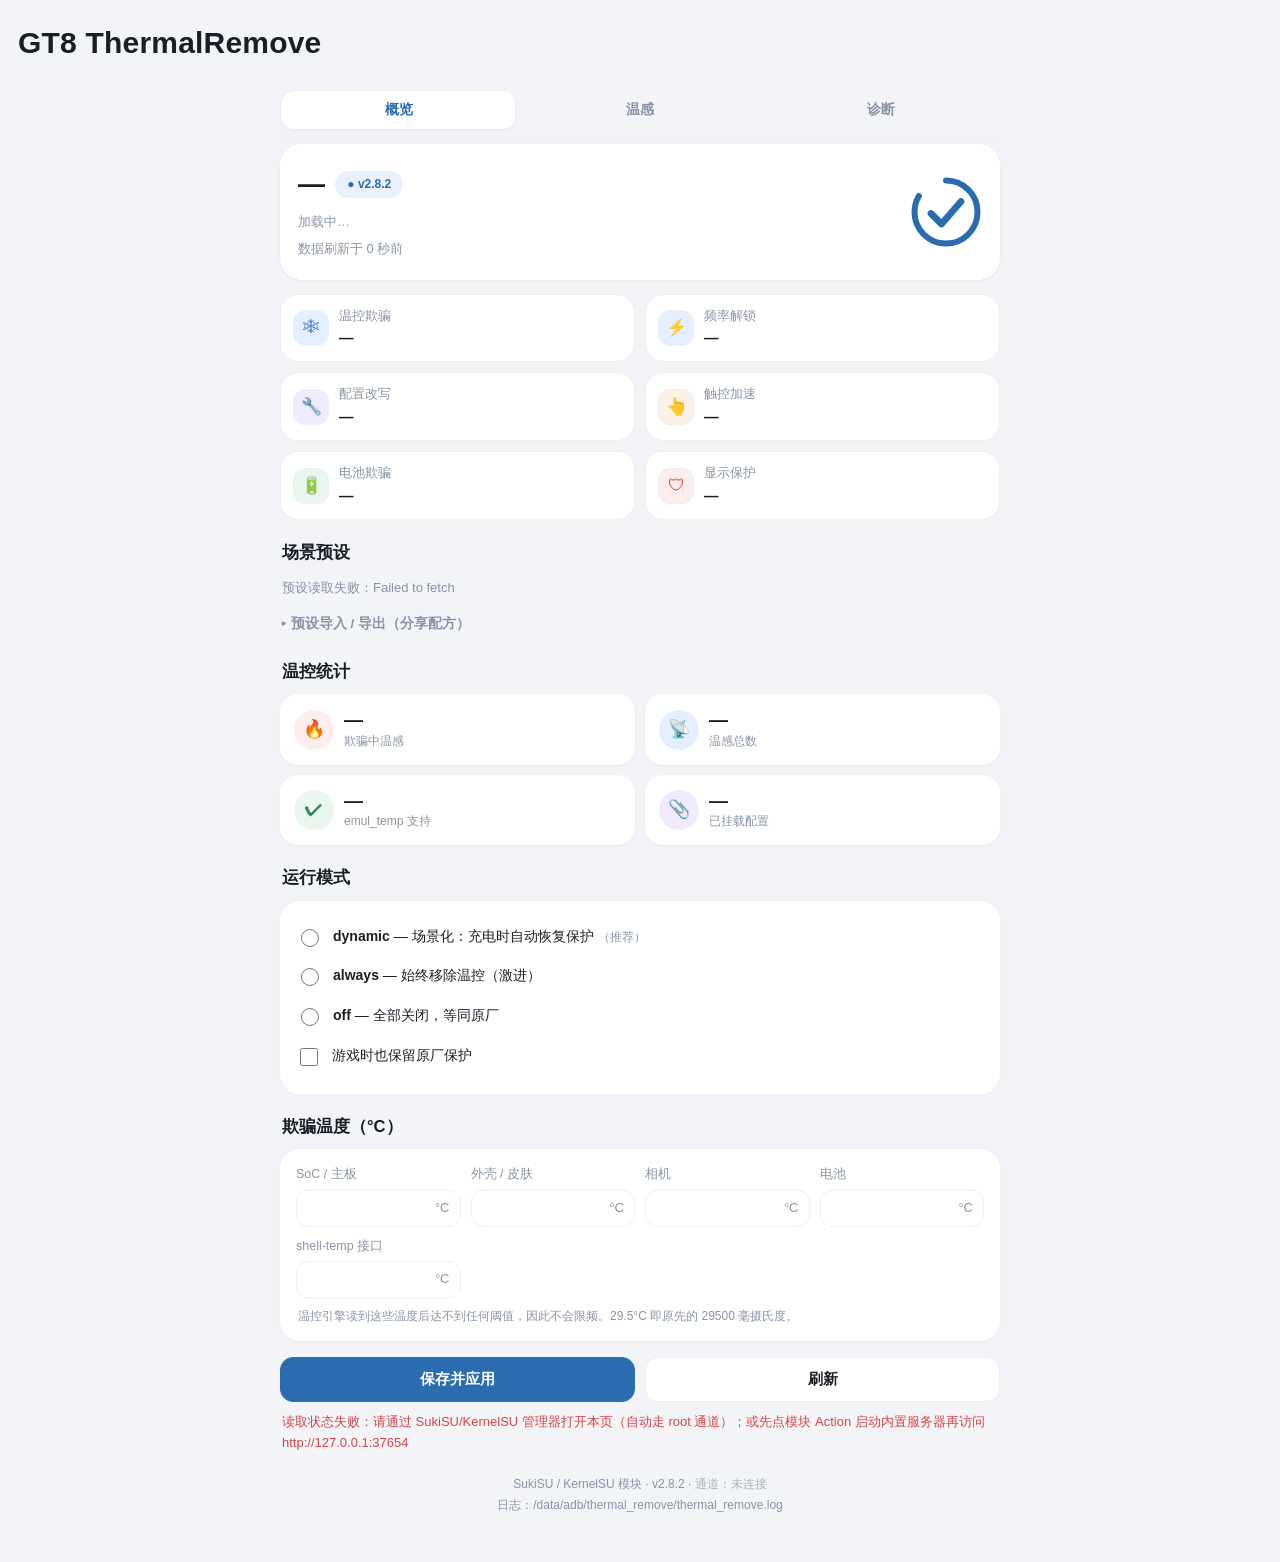
<file: GT8-ThermalRemove/webroot/index.html>
<!DOCTYPE html>
<html lang="zh-CN">
<head>
<meta charset="utf-8">
<meta name="viewport" content="width=device-width, initial-scale=1, viewport-fit=cover">
<title>GT8 ThermalRemove</title>
<link rel="icon" href="data:,">
<link rel="stylesheet" href="style.css">
</head>
<body>

<!-- 下拉刷新提示条（仅用于手动读取真实温度） -->
<div class="ptr" id="ptr"><span id="ptr-t">↓ 下拉读取真实温度</span></div>

<header class="hero">
  <h1>GT8 ThermalRemove</h1>
</header>

<main>

  <!-- ══ 三段式导航（v2.16.0 U1）════════════════════════════════
       概览=状态+核心开关+可视化（默认，只读状态，快）；
       温感=实时温度+温感树+温频曲线（懒加载）；
       诊断=高危开关+诊断工具（把"一点就炸"的开关收进这里）。 -->
  <nav class="tabs" id="tabs">
    <button class="tab active" data-tab="overview">概览</button>
    <button class="tab" data-tab="thermal">温感</button>
    <button class="tab" data-tab="diag">诊断</button>
  </nav>

  <div class="tabpane active" id="pane-overview">

  <!-- ══ 状态卡 ══ -->
  <section class="hero-card">
    <div class="hero-left">
      <div class="hero-row">
        <span class="state-title" id="s-state-big">—</span>
        <span class="pill" id="ver-pill">●</span>
      </div>
      <div class="hero-sub" id="devinfo">加载中…</div>
      <div class="hero-sub" id="refresh-info">数据刷新于 0 秒前</div>
    </div>
    <div class="hero-icon" id="hero-icon">
      <svg viewBox="0 0 48 48" width="72" height="72">
        <circle cx="24" cy="24" r="21" fill="none" stroke="#2b6cb0" stroke-width="4"
                stroke-linecap="round" stroke-dasharray="110 22" transform="rotate(-90 24 24)"/>
        <path d="M14 25 l7 7 l13 -15" fill="none" stroke="#2b6cb0" stroke-width="4.5"
              stroke-linecap="round" stroke-linejoin="round"/>
      </svg>
    </div>
  </section>

  <!-- ══ 模块冲突检测（v2.8；无冲突时整块隐藏）══ -->
  <section class="card cbox" id="conflict-box" style="display:none">
    <p class="cbox-title">检测到其他温控模块 <span class="ccount" id="conflict-count"></span></p>
    <ul class="clist" id="conflict-list"></ul>
    <p class="cbox-tip">温控类模块会争抢同一批资源（emul_temp / horae 服务 / shell-temp /
      sys_thermal* XML / cooling_device）。装多个不会叠加效果，只会互相覆盖 ——
      表现为温控行为随机、亮度异常等难以复现的问题。建议只保留一个。</p>
  </section>

  <!-- ══ 功能磁贴 ══ -->
  <section class="chips">
    <div class="chip" id="chip-spoof">
      <span class="cicon ci-blue">❄</span>
      <span class="ctext"><span class="clabel">温控欺骗</span><span class="cstate">—</span></span>
    </div>
    <button class="chip" data-key="UNLOCK_FREQ">
      <span class="cicon ci-blue">⚡</span>
      <span class="ctext"><span class="clabel">频率解锁</span><span class="cstate">—</span></span>
    </button>
    <button class="chip" data-key="PATCH_THERMAL">
      <span class="cicon ci-purple">🔧</span>
      <span class="ctext"><span class="clabel">配置改写</span><span class="cstate">—</span></span>
    </button>
    <button class="chip" data-key="TOUCH_BOOST">
      <span class="cicon ci-orange">👆</span>
      <span class="ctext"><span class="clabel">触控加速</span><span class="cstate">—</span></span>
    </button>
    <button class="chip" data-key="SPOOF_BATT">
      <span class="cicon ci-green">🔋</span>
      <span class="ctext"><span class="clabel">电池欺骗</span><span class="cstate">—</span></span>
    </button>
    <div class="chip" id="chip-protect">
      <span class="cicon ci-red">🛡</span>
      <span class="ctext"><span class="clabel">显示保护</span><span class="cstate">—</span></span>
    </div>
  </section>

  <!-- ══ 场景预设档（v2.11.0）════════════════════════════════════
       一个预设 = 一组"场景化的配置档案"。点一下就切到该场景；
       预设只接管自己声明过的键，BLACKLIST / 真实温度开关等个性化设置
       不会被改动（详见 common/presets.sh 顶部说明）。
       卡片上的「N/M 项匹配」由后端无状态比对得出：手改任一开关后，
       匹配数立刻下降，界面自然显示为「自定义」，不会撒谎。 -->
  <p class="sec-title">场景预设 <small id="preset-hint"></small></p>
  <section class="presets" id="presets">
    <p class="pempty">加载中…</p>
  </section>

  <!-- ══ v2.17.5 U5：预设导入导出 ══ -->
  <details class="pexp">
    <summary>预设导入 / 导出（分享配方）</summary>
    <div class="pexp-body">
      <div class="pexp-row">
        <label>导出档</label>
        <select id="px-export-id" class="sel"></select>
        <button id="btn-px-export" class="ghost">导出</button>
      </div>
      <textarea id="px-export" class="pexp-ta" readonly
        placeholder="点「导出」后配方文本出现在这里，手动复制即可分享"></textarea>
      <div class="pexp-row">
        <label>导入新档 id</label>
        <input id="px-import-id" class="inp" placeholder="如 mygame（小写字母/数字/_-，非内置档名）">
      </div>
      <textarea id="px-import" class="pexp-ta"
        placeholder="粘贴 K=V 配方（含 PRESET_NAME=… 等元数据）"></textarea>
      <div class="pexp-row">
        <button id="btn-px-import">导入</button>
        <span class="pexp-note">键需在白名单内、值需过值域校验；任一行非法整体拒绝。</span>
      </div>
    </div>
  </details>

  <!-- ══ 温控统计 ══ -->
  <p class="sec-title">温控统计</p>
  <section class="stats">
    <div class="stat"><span class="sicon si-red">🔥</span>
      <span class="stext"><b id="st-spoof">—</b><i>欺骗中温感</i></span></div>
    <div class="stat"><span class="sicon si-blue">📡</span>
      <span class="stext"><b id="st-total">—</b><i>温感总数</i></span></div>
    <div class="stat"><span class="sicon si-green">✔</span>
      <span class="stext"><b id="st-emu">—</b><i>emul_temp 支持</i></span></div>
    <div class="stat"><span class="sicon si-purple">📎</span>
      <span class="stext"><b id="st-mount">—</b><i>已挂载配置</i></span></div>
  </section>

  <!-- ══ 运行模式 ══ -->
  <p class="sec-title">运行模式</p>
  <section class="card">
    <label class="opt">
      <input type="radio" name="MODE" value="dynamic">
      <span><b>dynamic</b> — 场景化：充电时自动恢复保护<i>（推荐）</i></span>
    </label>
    <label class="opt">
      <input type="radio" name="MODE" value="always">
      <span><b>always</b> — 始终移除温控（激进）</span>
    </label>
    <label class="opt">
      <input type="radio" name="MODE" value="off">
      <span><b>off</b> — 全部关闭，等同原厂</span>
    </label>
    <label class="sw">
      <input type="checkbox" id="GAME_PROTECT">
      <span>游戏时也保留原厂保护</span>
    </label>
  </section>

  <!-- ══ 欺骗温度（摄氏度）══ -->
  <p class="sec-title">欺骗温度（°C）</p>
  <section class="card">
    <div class="fields">
      <label class="num"><span class="nl">SoC / 主板</span>
        <span class="ni"><input type="number" id="SOC_T" step="0.5" min="0" max="100"><em>°C</em></span></label>
      <label class="num"><span class="nl">外壳 / 皮肤</span>
        <span class="ni"><input type="number" id="SKIN_T" step="0.5" min="0" max="100"><em>°C</em></span></label>
      <label class="num"><span class="nl">相机</span>
        <span class="ni"><input type="number" id="CAM_T" step="0.5" min="0" max="100"><em>°C</em></span></label>
      <label class="num"><span class="nl">电池</span>
        <span class="ni"><input type="number" id="BATT_T" step="0.5" min="0" max="100"><em>°C</em></span></label>
      <label class="num"><span class="nl">shell-temp 接口</span>
        <span class="ni"><input type="number" id="SHELL_PROC_T" step="0.5" min="0" max="100"><em>°C</em></span></label>
    </div>
    <p class="hint">温控引擎读到这些温度后达不到任何阈值，因此不会限频。29.5°C 即原先的 29500 毫摄氏度。</p>
  </section>

  <div class="actions">
    <button id="btn-save" class="primary">保存并应用</button>
    <button id="btn-refresh">刷新</button>
  </div>
  <p class="msg" id="msg"></p>

  </div>

  <div class="tabpane" id="pane-thermal">

  <!-- ══ 实时温度 ══ -->
  <p class="sec-title">实时温度 <small id="temps-hint"></small></p>
  <section class="card" id="temps-card">
    <div class="tbar" id="tbar"></div>
    <p class="zlegend">温度显示为 <b>伪装值</b> / <span>真实值</span>（°C）——真实温度<b>只在手动刷新时</b>读取</p>
    <ul class="zones" id="zones"><li class="empty">读取中…</li></ul>
    <p class="tstate" id="tstate"></p>
    <div class="btnrow">
      <button id="btn-all">显示全部温感</button>
      <button id="btn-real" class="primary">读取真实温度</button>
    </div>
    <div class="btnrow">
      <label class="mini"><input type="checkbox" id="SHOW_REAL_TEMP" checked><span>允许读取真实温度</span></label>
    </div>
  </section>

  <!-- ══ 温感树（v2.11.0）════════════════════════════════════════
       按功能域把全部温感（含未参与欺骗的）组织成两级树：
         分类节点（CPU / GPU / 电池…）→ 叶子（单个温感）
       分类节点的聚合值是"一眼看全貌"，叶子节点回答"为什么这个温感
       没被欺骗"（ex 列）。树的**分类映射在后端**算（get_temps 的 grp/cls），
       前端只负责展示与交互 —— 名称→类别这类匹配规则只能有一份实现。
       懒加载：默认不请求，点按钮或展开时才拉 --all（83 个温感）。 -->
  <p class="sec-title">温感树 <small id="tree-hint"></small></p>
  <section class="card" id="tree-card">
    <p class="zlegend">按功能域分组；<b>欺骗中</b>的显示为 <b>伪装值</b> / <span>真实值</span>。
      行尾的屏蔽开关直接改 <code>BLACKLIST</code>（该温感不再参与欺骗）。</p>
    <div class="btnrow">
      <button id="btn-tree-load">加载温感树</button>
      <button id="btn-tree-fold" class="ghost">全部折叠</button>
    </div>
    <ul class="tree" id="tree">
      <li class="empty">点「加载温感树」按分类展开全部温感（含未参与欺骗的）</li>
    </ul>
  </section>

  <!-- ══ 温频曲线（v2.16.0 F5）════════════════════════════════════
       每维护周期（120s）service 采一轮 SoC 真实温度 + cpu0/cpu6/GPU 频率，
       画成曲线量化「去温控有没有效果」：温度是否被压住、频率是否掉。 -->
  <p class="sec-title">温频曲线 <small id="hist-hint"></small></p>
  <section class="card" id="hist-card">
    <div class="btnrow">
      <button id="btn-hist-load">加载温频曲线</button>
      <button id="btn-hist-auto" class="ghost">自动刷新</button>
    </div>
    <svg id="hist-svg" viewBox="0 0 680 260" preserveAspectRatio="none"></svg>
    <p class="zlegend" id="hist-legend" style="display:none"></p>
    <p class="tstate" id="hist-state">数据积累中：service 每 120 秒采一个点，约 2 分钟后可看趋势</p>
  </section>

  </div>

  <div class="tabpane" id="pane-diag">

  <!-- ══ 进阶选项 ══ -->
  <p class="sec-title">进阶选项</p>
  <section class="card">
    <details>
      <summary>展开全部进阶开关（默认关闭，逐项开启）</summary>
      <div class="adv">
        <label class="sw"><input type="checkbox" id="DISPLAY_PROTECT"><span>显示类冷却节点保护<i>（永不改写亮度/背光节点，务必保持开启）</i></span></label>
        <label class="sw"><input type="checkbox" id="OPPO_SHELL_TEMP"><span>/proc/shell-temp 写入<i>（⚠ 与屏幕亮度直接相关）</i></span></label>
        <label class="sw"><input type="checkbox" id="PATCH_EXTRA"><span>扩展配置改写<i>（⚠ 含 oppo_display_perf_list.xml）</i></span></label>
        <label class="sw"><input type="checkbox" id="HORAE_TESTMODE"><span>调用 OPPO HORAE testmode</span></label>
        <label class="sw"><input type="checkbox" id="DISABLE_ORMS"><span>停用 OPPO ORMS 服务</span></label>
        <label class="sw"><input type="checkbox" id="OPPO_GAUGE"><span>强制写入 GAUGE_UPDATE<i>（作用不明确）</i></span></label>
        <label class="sw"><input type="checkbox" id="TOUCH_THREAD_BOOST"><span>inputflinger 线程提权<i>（InputReader/Dispatcher 的 nice，非实时优先级）</i></span></label>
        <label class="sw"><input type="checkbox" id="UNLOCK_CDEV"><span>强制归零 cooling_device<i>（⚠ 会压低亮度，默认关）</i></span></label>
        <label class="sw"><input type="checkbox" id="STOP_SERVICES"><span>停用 thermal 服务<i>（极端兜底）</i></span></label>
        <label class="sw"><input type="checkbox" id="REPLACE_ENCRYPTED"><span>替换加密 sys_thermal_config<i>（仅重装时生效）</i></span></label>
        <label class="sw">
          <span>日志级别
            <i>（debug=详细 / info=默认 / warn=仅异常 / error=仅核心失效）</i>
          </span>
          <select id="LOG_LEVEL" class="sel">
            <option value="debug">debug</option>
            <option value="info">info</option>
            <option value="warn">warn</option>
            <option value="error">error</option>
          </select>
        </label>
        <div class="btnrow">
          <button id="btn-safe" class="ghost">亮度异常一键恢复安全项</button>
        </div>
      </div>
    </details>
  </section>

  <!-- ══ 诊断 ══ -->
  <p class="sec-title">诊断</p>
  <section class="card">
    <div class="btnrow">
      <button id="btn-log">日志末尾</button>
      <button id="btn-export">导出日志</button>
      <button id="btn-verify">校验欺骗</button>
      <button id="btn-diag" class="ghost">亮度诊断</button>
      <button id="btn-doctor" class="ghost">一键体检</button>
    </div>
    <div class="btnrow">
      <button id="btn-diagpack" class="primary">导出诊断包</button>
      <span class="hint" id="diagpack-hint">一键收集设备信息、配置、运行状态、温感读数与日志，打包到 /sdcard/Download</span>
    </div>
    <pre class="logbox" id="logbox"></pre>
  </section>

  </div>

</main>

<footer>
  <p>SukiSU / KernelSU 模块 · <span id="foot-ver"></span> · <span class="chan" id="chan"></span></p>
  <p>日志：/data/adb/thermal_remove/thermal_remove.log</p>
</footer>

<script>
'use strict';

/* ════════════════ 后端通道 ════════════════
 * 管理器内打开 → ksu.exec root 直连（首选）
 * 浏览器打开（先点 Action 启动 httpd）→ CGI
 */
var MOD_ID = 'realme-gt8-sukisu-thermal-remove';
var MODDIR = '/data/adb/modules/' + MOD_ID;
var API_SCRIPT = MODDIR + '/webroot/cgi-bin/api.sh';
var HTTPD_BASE = 'http://127.0.0.1:37654';

(function detectModdir() {
  try {
    var m = decodeURIComponent(location.pathname).match(/\/data\/adb\/modules\/([^\/]+)\//);
    if (m && m[1]) {
      MOD_ID = m[1];
      MODDIR = '/data/adb/modules/' + MOD_ID;
      API_SCRIPT = MODDIR + '/webroot/cgi-bin/api.sh';
    }
  } catch (e) {}
})();

var HAS_KSU  = typeof ksu !== 'undefined' && ksu && typeof ksu.exec === 'function';
var IS_HTTPD = location.protocol === 'http:' &&
               /^(127\.0\.0\.1|localhost|\[::1\])$/.test(location.hostname);

/* v2.11.0 修复（真实缺陷）：原 cgiUrl() 只返回脚本路径，**丢掉了 query** ——
 * 而 busybox httpd 是把 URL 的查询串放进 QUERY_STRING 交给 CGI 的，api.sh 也
 * 靠 $QUERY_STRING 分派。结果：走 httpd 通道时每个请求都落到 api.sh 的
 * `*) 未知操作` 分支，界面始终读不到任何数据（只有 ksu.exec 通道正常，所以
 * 一直没被发现）。现在把 query 一并带上。 */
function cgiUrl(query) {
  var u = IS_HTTPD ? 'cgi-bin/api.sh' : HTTPD_BASE + '/cgi-bin/api.sh';
  if (query) u += '?' + query;
  return u;
}

function $(id){ return document.getElementById(id); }
function msg(t, ok){ var m=$('msg'); m.textContent=t; m.className='msg '+(ok?'ok':'err'); }
function c2v(v){ return (parseInt(v,10)/1000).toFixed(1); }
function sanitize(v){ return String(v).replace(/[^A-Za-z0-9_.=:+-]/g, ''); }

/* ── ksu.exec（root 直连） ─────────────────────────────────── */
function ksuExec(cmd) {
  return new Promise(function(resolve, reject){
    var cb = 'kx_' + Date.now() + '_' + Math.floor(Math.random() * 1000000);
    var done = false;
    var timer = setTimeout(function(){
      if (done) return; done = true;
      try { delete window[cb]; } catch(e){ window[cb] = undefined; }
      reject(new Error('执行超时'));
    }, 15000);
    window[cb] = function(errno, stdout, stderr){
      if (done) return; done = true;
      clearTimeout(timer);
      try { delete window[cb]; } catch(e){ window[cb] = undefined; }
      var ec = parseInt(errno, 10);
      if (ec === 0) resolve({ stdout: stdout || '', stderr: stderr || '' });
      else reject(new Error('exit ' + errno + (stderr ? ' ' + stderr : '')));
    };
    try { ksu.exec(cmd, '{}', cb); } catch (e) {
      done = true; clearTimeout(timer); reject(e);
    }
  });
}

function execJson(cliArgs) {
  return ksuExec('sh ' + API_SCRIPT + ' ' + cliArgs).then(function(r){
    var out = (r.stdout || '').trim();
    var i = out.indexOf('{');
    if (i < 0) throw new Error('后端无输出');
    return JSON.parse(out.slice(i));
  });
}

function cgiJson(query, opt) {
  return fetch(cgiUrl(query), opt || { method: 'GET' }).then(function(r){ return r.json(); });
}

/* ══ 版本号实时读取 ════════════════════════════════════════
 * 之前版本徽标是硬编码在 HTML 里的，改版忘了改就会出现
 * 「刷了新包界面还显示旧版本」—— 排版期无法判断改动是否落地。
 * 现在：root 通道直接读 module.prop；读不到再退回内置兜底值。
 */
var FALLBACK_VER = 'v2.8.2';
function setVer(v){
  var p = $('ver-pill'); if (p) p.textContent = '● ' + v;
  var f = $('foot-ver'); if (f) f.textContent = v;
}
/* v2.9.3：状态接口已带出版本号，优先用它 —— 不再依赖写死的 FALLBACK_VER
 *（原来只在 HTTP/CGI 通道下回退到常量，而常量停在 v2.8.2，徽标会显示错版本）。 */
function loadVersion(){
  if (LAST && LAST.version) { setVer(LAST.version); return; }
  if (!HAS_KSU) { setVer(FALLBACK_VER); return; }
  ksuExec('cat ' + MODDIR + '/module.prop').then(function(r){
    var m = /(?:^|\n)version=([^\r\n]+)/.exec(r.stdout || '');
    setVer(m ? m[1].trim() : FALLBACK_VER);
  }).catch(function(){ setVer(FALLBACK_VER); });
}

function apiStatus() {
  if (HAS_KSU) return execJson('--status');
  return cgiJson('action=status');
}

/* 实时温度：默认只显示关键温感，可切换显示全部
 * real 仅在「手动刷新」时随请求带上（会短暂解除欺骗 ≈80ms），
 * 定时轮询只刷新伪装值，不再触碰真实温度。
 */
var SHOW_ALL  = false;
var SHOW_REAL = true;
function apiTemps(real) {
  var all = SHOW_ALL ? ' --all' : '';
  var rl  = real     ? ' --real' : '';
  if (HAS_KSU) return execJson('--temps' + all + rl);
  return cgiJson('action=temps' + (SHOW_ALL ? '&all=1' : '') + (real ? '&real=1' : ''));
}

/* 给任意 Promise 加超时，避免 CGI 卡死时界面一直转圈 */
function withTimeout(p, ms, label) {
  return new Promise(function(resolve, reject) {
    var t = setTimeout(function(){ reject(new Error((label || '请求') + '超时')); }, ms);
    p.then(function(v){ clearTimeout(t); resolve(v); },
           function(e){ clearTimeout(t); reject(e); });
  });
}

function apiSet(pairs) {
  if (HAS_KSU) {
    var args = pairs.map(function(p){ return p[0] + '=' + sanitize(p[1]); }).join(' ');
    return execJson('--set ' + args);
  }
  var body = pairs.map(function(p){ return p[0] + '=' + encodeURIComponent(p[1]); }).join('&');
  /* query 里也要带 action=set：api.sh 是按 $QUERY_STRING 分派的，
   * 只靠 POST body 会在分派阶段就被判成「未知操作」（见 cgiUrl 注释）。 */
  return cgiJson('action=set', {
    method: 'POST',
    headers: { 'Content-Type': 'application/x-www-form-urlencoded' },
    body: 'action=set&' + body
  });
}

function apiLog() {
  if (HAS_KSU) {
    return ksuExec('sh ' + API_SCRIPT + ' --log').then(function(r){
      var out = (r.stdout || '').trim();
      var i = out.indexOf('{');
      try { if (i >= 0) return JSON.parse(out.slice(i)); } catch (e) {}
      return { success: true, log: out };
    });
  }
  return cgiJson('action=log');
}

/* v2.8.13：全量导出日志（不做尾行截断），供「导出日志」按钮下载 */
function apiLogFull() {
  if (HAS_KSU) {
    return ksuExec('sh ' + API_SCRIPT + ' --exportlog').then(function(r){
      var out = (r.stdout || '').trim();
      var i = out.indexOf('{');
      try { if (i >= 0) return JSON.parse(out.slice(i)); } catch (e) {}
      return { success: true, log: out };
    });
  }
  return cgiJson('action=exportlog');
}

/* v2.10.0：诊断包 —— 后端在 /sdcard/Download 生成 tar.gz（或降级 txt），
 * 返回产物路径。前端只负责触发与展示结果（不做下载，产物已在设备上）。 */
function apiDiagpack() {
  if (HAS_KSU) return execJson('--diagpack');
  return cgiJson('action=diagpack');
}

function transportError(where) {
  return function(e) {
    var t = (e && e.message) ? e.message : String(e);
    if (HAS_KSU) {
      msg(where + '失败：' + t + '。可到管理器模块卡片点 Action 运行「status」排查。', false);
    } else if (IS_HTTPD) {
      msg(where + '失败：' + t + '。请在管理器中重新点 Action 启动内置服务器。', false);
    } else {
      msg(where + '失败：请通过 SukiSU/KernelSU 管理器打开本页（自动走 root 通道）；'
        + '或先点模块 Action 启动内置服务器再访问 ' + HTTPD_BASE, false);
    }
  };
}

/* ════════════════ 渲染 ════════════════ */
var TOGGLES = ['UNLOCK_FREQ','DISPLAY_PROTECT','PATCH_THERMAL','TOUCH_BOOST','GAME_PROTECT','SPOOF_BATT',
               'UNLOCK_CDEV','OPPO_SHELL_TEMP','PATCH_EXTRA','HORAE_TESTMODE','DISABLE_ORMS',
               'OPPO_GAUGE','STOP_SERVICES','REPLACE_ENCRYPTED','SHOW_REAL_TEMP','TOUCH_THREAD_BOOST'];
var TEMPS   = ['SOC_T','SKIN_T','CAM_T','BATT_T','SHELL_PROC_T'];
var LAST = null;
var lastRefresh = Date.now();

function renderChips(d) {
  /* 温控欺骗（只读指示） */
  var cs = $('chip-spoof');
  cs.classList.remove('on','off');
  if (d.state === 'on')      { cs.classList.add('on');  cs.querySelector('.cstate').textContent = '欺骗中'; }
  else if (d.state === 'off'){ cs.classList.add('off'); cs.querySelector('.cstate').textContent = '已恢复'; }
  else                       { cs.querySelector('.cstate').textContent = d.state || '未知'; }

  /* 显示保护（只读指示） */
  var cp = $('chip-protect');
  cp.classList.remove('on','off');
  var dp = (d.DISPLAY_PROTECT === '1' || d.DISPLAY_PROTECT === 1);
  cp.classList.add(dp ? 'on' : 'off');
  cp.querySelector('.cstate').textContent = dp ? '保护中' : '已关闭';

  /* 可点击磁贴 */
  document.querySelectorAll('.chip[data-key]').forEach(function(c){
    var k = c.getAttribute('data-key');
    var on = (d[k] === '1' || d[k] === 1);
    c.classList.remove('on','off');
    c.classList.add(on ? 'on' : 'off');
    c.querySelector('.cstate').textContent = on ? '已启用' : '未启用';
  });
}

function renderStats(d) {
  $('st-spoof').textContent = (d.zones_spoofed === undefined) ? '—' : d.zones_spoofed;
  $('st-total').textContent = (d.zones_total === undefined) ? '—' : d.zones_total;
  $('st-emu').textContent = d.emul_temp ? '支持' : '不支持';
  $('st-mount').textContent = (d.mounted === undefined) ? '—' : d.mounted + ' 项';
}

/* ════════════════ 模块冲突检测（v2.8）════════════════
 * 只在页面加载与手动刷新时请求一次（模块列表很少变化），
 * 不进 30 秒轮询，避免每次刷新都扫一遍 /data/adb/modules。
 */
function apiConflicts() {
  if (HAS_KSU) return execJson('--conflicts');
  return cgiJson('action=conflicts');
}

function renderConflicts(d) {
  var box = $('conflict-box'), list = $('conflict-list');
  if (!box || !list) return;
  var items = (d && d.items) ? d.items : [];
  if (!items.length) { box.style.display = 'none'; list.innerHTML = ''; return; }
  /* v2.14.2 紧凑展示：默认每项只占一行（风险徽章 + 名称 + 版本），ID 与长备注收进
     点击展开区 —— 4 个冲突模块的完整备注原来要占一屏多，折叠后一屏内看完。
     仅 high 级别默认展开：最需要处理的信息不藏在点击后面。 */
  var RISK = { high: '高', medium: '中', low: '低' };
  var h = '';
  items.forEach(function(it){
    var hi = it.risk === 'high';
    h += '<li class="' + (hi ? 'hi' : 'mid') + (hi ? ' open' : '') + '">'
       + '<div class="chead">'
       + '<span class="crisk ' + (hi ? 'r-hi' : (it.risk === 'low' ? 'r-low' : 'r-mid')) + '">'
       + esc(RISK[it.risk] || '中') + '</span>'
       + '<span class="cn">' + esc(it.name || it.id) + '</span>'
       + '<span class="cv">' + esc(it.version || '') + '</span>'
       + '<span class="carrow">▾</span></div>'
       + '<div class="cdetail">'
       + '<span class="cid">' + esc(it.id) + '</span>'
       + '<p class="cnote">' + esc(it.note || '') + '</p></div></li>';
  });
  list.innerHTML = h;
  var cnt = $('conflict-count');
  if (cnt) cnt.textContent = '共 ' + items.length + ' 项 · 点条目看详情';
  box.style.display = '';
}

/* 点击标题行展开/收起详情（事件委托：列表内容每次渲染都整体重建，绑在 ul 上一次即可） */
$('conflict-list').addEventListener('click', function(e){
  var t = e.target, head = null;
  while (t && t !== this) { if (t.classList && t.classList.contains('chead')) { head = t; break; } t = t.parentNode; }
  if (head) head.parentNode.classList.toggle('open');
});

function loadConflicts(){
  apiConflicts().then(renderConflicts).catch(function(){
    var box = $('conflict-box');
    if (box) box.style.display = 'none';
  });
}

/* ════════════════ 场景预设档（v2.11.0）════════════════
 * 一个预设 = 一组「场景化的配置档案」（presets/*.conf，由 common/presets.sh 解释）。
 *
 * 「已应用 / 当前最接近 X / 完全自定义」全部由后端算出的**匹配度**无状态推得 ——
 * 前端刻意不记录"上次点了哪一档"。理由：用户随后手改任一开关时，若依赖记忆，
 * 界面会继续显示「已应用 日用均衡」，那是撒谎；靠比对本轮立刻降为「自定义」。
 */
var PRESETS = [];

/* ── shell 单引号引用：BLACKLIST 的值含空格与 *，不能走 sanitize() ──
 * 现有 apiSet() 会 sanitize，把空格和 * 全剥掉 —— 那是为单 token 开关值设计的，
 * 用在黑名单上会把值清空。所以黑名单走专用通道（--setlist），这里负责安全引用。 */
function shq(s){ return "'" + String(s).replace(/'/g, "'\\''") + "'"; }
function apiSetList(value){
  if (HAS_KSU) return execJson('--setlist ' + shq(value));
  return cgiJson('action=setlist&v=' + encodeURIComponent(value));
}

function apiPresets(){
  if (HAS_KSU) return execJson('--presets');
  return cgiJson('action=presets');
}
function apiPreset(id){
  if (HAS_KSU) return execJson('--preset ' + sanitize(id));
  return cgiJson('action=preset&id=' + encodeURIComponent(id));
}

function renderPresets(d){
  var box = $('presets'); if (!box) return;
  var ps = (d && d.presets) || [];
  if (!ps.length){
    box.innerHTML = '<p class="pempty">未找到场景预设（模块内 presets/ 目录为空）</p>';
    if ($('preset-hint')) $('preset-hint').textContent = '';
    return;
  }
  PRESETS = ps;
  populatePxSelect();   /* v2.17.5 U5：导出下拉同步为当前档列表 */
  var act = null;
  ps.forEach(function(p){ if (p.active) act = p; });
  box.innerHTML = ps.map(function(p){
    var tags = String(p.tags || '').split(/\s+/).filter(function(x){ return !!x; });
    var tagHtml = tags.map(function(t){ return '<em class="ptag">' + esc(t) + '</em>'; }).join('');
    var meta = p.active
      ? '<b class="pok">✓ 已应用</b> · ' + p.matched + '/' + p.total + ' 项'
      : p.matched + '/' + p.total + ' 项匹配';
    return '<button class="pcard risk-' + esc(p.risk || 'safe') + (p.active ? ' active' : '')
         +   '" data-pid="' + esc(p.id) + '">'
         +   '<span class="pico">' + esc(p.icon || '◻') + '</span>'
         +   '<span class="pbody">'
         +     '<span class="pname">' + esc(p.name) + tagHtml + '</span>'
         +     '<span class="pdesc">' + esc(p.desc || '') + '</span>'
         +     '<span class="pmeta">' + meta + '</span>'
         +   '</span></button>';
  }).join('');

  if ($('preset-hint')){
    var best = (d && d.best) || null;
    if (act){
      $('preset-hint').textContent = '当前：' + act.name + '（已应用）';
    } else if (best && best.id){
      var bp = null;
      ps.forEach(function(p){ if (p.id === best.id) bp = p; });
      $('preset-hint').textContent = bp
        ? '当前：自定义 — 最接近「' + bp.name + '」' + best.matched + '/' + best.total + ' 项'
        : '当前：自定义';
    } else {
      $('preset-hint').textContent = '当前：自定义';
    }
  }
}

function loadPresets(){
  apiPresets().then(renderPresets).catch(function(e){
    var box = $('presets');
    if (box) box.innerHTML = '<p class="pempty">预设读取失败：'
      + esc((e && e.message) || e) + '</p>';
  });
}

/* ════════════════ v2.17.5 U5：预设导入导出 ════════════════ */
function apiPresetExport(id){
  if (HAS_KSU) return execJson('--preset-export ' + sanitize(id));
  return cgiJson('action=preset-export&id=' + encodeURIComponent(id));
}
function apiPresetImport(id, content){
  if (HAS_KSU) return execJson('--preset-import ' + sanitize(id) + ' ' + shq(content));
  return cgiJson('action=preset-import&id=' + encodeURIComponent(id),
                 { method: 'POST', body: content });
}
function populatePxSelect(){
  var sel = $('px-export-id'); if (!sel) return;
  var prev = sel.value;
  var opts = PRESETS.map(function(p){
    return '<option value="' + esc(p.id) + '">' + esc(p.name) + '（' + esc(p.id) + '）</option>';
  }).join('');
  sel.innerHTML = opts || '<option value="">（无预设）</option>';
  if (prev) sel.value = prev;
}
function doPresetExport(){
  var id = ($('px-export-id') || {}).value;
  var ta = $('px-export');
  if (!id || !ta) { msg('请先选择要导出的档', false); return; }
  ta.value = '导出中…';
  apiPresetExport(id).then(function(d){
    if (d && d.success) { ta.value = d.content || ''; msg('已导出「' + (d.id||id) + '」，复制上面的文本即可分享', true); }
    else { ta.value = ''; msg((d && d.message) || '导出失败', false); }
  }).catch(function(){ ta.value = ''; msg('导出失败', false); });
}
function doPresetImport(){
  var id = (($('px-import-id') || {}).value || '').trim();
  var content = ($('px-import') || {}).value || '';
  if (!id) { msg('请填写新档 id', false); return; }
  if (!/^[a-z0-9_-]+$/.test(id)) { msg('id 只允许小写字母/数字/下划线/连字符', false); return; }
  if (!content.trim()) { msg('请粘贴配方内容', false); return; }
  apiPresetImport(id, content).then(function(d){
    msg(d.message || (d.success ? '已导入' : '导入失败'), !!d.success);
    if (d && d.success) { loadPresets(); $('px-import').value = ''; $('px-import-id').value = ''; }
  }).catch(transportError('导入预设'));
}
function bindPresetIO(){
  if ($('btn-px-export')) $('btn-px-export').onclick = doPresetExport;
  if ($('btn-px-import'))  $('btn-px-import').onclick  = doPresetImport;
}

/* 应用预设 → 三处联动刷新（状态磁贴 / 预设匹配度 / 温感树）。
 * 延迟第二次刷新是必要的：配置写入是即时的，但模块的**状态机**每 5 秒才
 * 重新决策一次（decide_state），MODE 改变后立刻读状态会读到旧值。 */
function applyPreset(id){
  var box = $('presets');
  if (box) box.classList.add('busy');
  apiPreset(id).then(function(d){
    msg(d.message || (d.success ? '已应用' : '应用失败'), !!d.success);
    if (d && d.success){
      loadStatus(true);                 /* 配置值立刻变 */
      loadPresets();                    /* 匹配度重算 → 该档变为「已应用」 */
      if (TREE_ZONES) loadTree();        /* 树上的欺骗目标 / 参与范围随之更新 */
      ZONES_SIG = ''; loadTemps();
      setTimeout(function(){ loadStatus(true); loadTemps(); }, 6000);   /* 等状态机跟上 */
    }
  }).catch(transportError('应用预设')).then(function(){
    if (box) box.classList.remove('busy');
  });
}

function bindPresets(){
  var box = $('presets'); if (!box) return;
  box.onclick = function(e){
    var el = e.target;
    while (el && el !== box){
      if (el.getAttribute && el.getAttribute('data-pid')){
        applyPreset(el.getAttribute('data-pid')); return;
      }
      el = el.parentNode;
    }
  };
}

function renderState(d) {
  $('devinfo').textContent = (d.model || '真我GT8') + ' · Android ' + (d.android || '?');
  var big = $('s-state-big');
  if (d.state === 'on') {
    big.textContent = '运行中';
    big.className = 'state-title run';
  } else if (d.state === 'off') {
    big.textContent = '已恢复';
    big.className = 'state-title stop';
  } else {
    big.textContent = d.state || '未知';
    big.className = 'state-title';
  }
  var r = document.querySelector('input[name=MODE][value="' + d.MODE + '"]');
  if (r) r.checked = true;
  /* v2.10.0：日志级别下拉（字符串值，非 0/1 开关） */
  if ($('LOG_LEVEL')) $('LOG_LEVEL').value = d.LOG_LEVEL || 'info';
  TOGGLES.forEach(function(k){ if ($(k)) $(k).checked = (d[k] === '1' || d[k] === 1); });
  /* 欺骗温度：毫摄氏度 → 摄氏度显示 */
  TEMPS.forEach(function(k){
    if ($(k)) {
      var v = parseInt(d[k], 10);
      $(k).value = isNaN(v) ? '' : (v / 1000).toFixed(1);
    }
  });
}

function loadStatus(silent){
  /* v2.8.13 修复：lastRefresh 只在成功分支更新 → 请求失败时 60s 阈值持续满足，
   * 每 5s 心跳都会重试一次（请求风暴）。改为发起即更新时间戳，失败也按 60s 节流。 */
  lastRefresh = Date.now();
  apiStatus().then(function(d){
    if (!d.success) { if (!silent) msg('读取失败：' + (d.message || '未知错误'), false); return; }
    LAST = d;
    renderState(d);
    renderChips(d);
    renderStats(d);
    loadVersion();          /* v2.9.3：状态已带 version，徽标随状态一起刷新 */
    if (!silent) msg('', true);
  }).catch(silent ? function(){} : transportError('读取状态'));
}

/* ════════════════ 真实温度：手动刷新 + 缓存 ════════════════
 * 真实温度只在用户主动操作（刷新按钮 / 下拉刷新 / 重试 / 重新读取）时请求；
 * 30 秒的定时轮询只刷新伪装值，绝不触碰 emul_temp。
 * REAL_CACHE 保存上一次成功读取的结果与时间，失败或刷新中都不会清空。
 */
var REAL_CACHE  = null;    // { ts: <ms>, map: { 温感名: 毫摄氏度 } }
var REAL_STATE  = 'idle';  // idle | loading | ok | error
var REAL_ERR    = '';
var realBusy    = false;   // 防并发重复请求
var ZONES_SIG   = '';      // 上一次渲染的 HTML，内容不变就不重绘（防闪烁）
var LAST_ZONES  = [];
var REAL_TIMEOUT = 12000;

function esc(s) {
  return String(s).replace(/[&<>"]/g, function(c){
    return { '&':'&amp;', '<':'&lt;', '>':'&gt;', '"':'&quot;' }[c];
  });
}
function fmtAgo(ms) {
  var s = Math.floor(ms / 1000);
  if (s < 5)  return '刚刚';
  if (s < 60) return s + ' 秒前';
  var m = Math.floor(s / 60);
  if (m < 60) return m + ' 分钟前';
  return Math.floor(m / 60) + ' 小时前';
}
function realEnabled() {
  var ck = $('SHOW_REAL_TEMP');
  SHOW_REAL = ck ? ck.checked : true;
  return SHOW_REAL;
}

/* 手动读取真实温度 —— 唯一的真实温度入口 */
function refreshReal(force) {
  if (realBusy) return;                       // 已有请求在飞，直接忽略
  if (!realEnabled()) {
    setRealState('error', '已关闭「允许读取真实温度」，勾选后才能读取');
    return;
  }
  /* 2 秒冷却，避免连点产生多余请求（force 用于下拉/重试等明确意图） */
  if (!force && REAL_STATE === 'ok' && REAL_CACHE && Date.now() - REAL_CACHE.ts < 2000) return;
  loadTemps({ real: true });
}

function setRealState(st, err) {
  REAL_STATE = st; REAL_ERR = err || '';
  renderRealState();
}

function renderRealState() {
  var el = $('tstate'); if (!el) return;
  var bar = $('tbar');
  if (bar) bar.className = 'tbar' + (REAL_STATE === 'loading' ? ' on' : '');

  var html;
  if (REAL_STATE === 'loading') {
    html = '<i class="spin"></i>正在读取真实温度…（会短暂解除伪装，通常 0.1 秒、最长约 1 秒）';
  } else if (REAL_STATE === 'ok' && REAL_CACHE) {
    var t = new Date(REAL_CACHE.ts);
    var hh = ('0' + t.getHours()).slice(-2), mm = ('0' + t.getMinutes()).slice(-2),
        ss = ('0' + t.getSeconds()).slice(-2);
    html = '真实温度更新于 ' + hh + ':' + mm + ':' + ss
         + '（<span id="real-ago">' + fmtAgo(Date.now() - REAL_CACHE.ts) + '</span>）'
         + (REAL_CACHE.partial ? ' · <em class="e">' + REAL_CACHE.partial + ' 个温感未读到（显示 --）</em>' : '')
         + ' · <a href="#" id="real-again">重新读取</a>';
  } else if (REAL_STATE === 'error') {
    html = '<em class="e">读取失败：' + esc(REAL_ERR) + '</em>'
         + '<button class="retry" id="btn-retry">重试</button>';
  } else {
    html = '真实温度尚未读取 · 点「读取真实温度」或下拉页面获取';
  }
  el.innerHTML = html;
  /* 读取中禁用按钮，既提示状态又杜绝连点产生的重复请求 */
  var br = $('btn-real');
  if (br) {
    br.disabled = (REAL_STATE === 'loading');
    br.textContent = (REAL_STATE === 'loading') ? '读取中…' : '读取真实温度';
  }
  if ($('btn-retry'))  $('btn-retry').onclick  = function(){ refreshReal(true); };
  if ($('real-again')) $('real-again').onclick = function(e){ e.preventDefault(); refreshReal(true); };
}

/* 渲染温感列表：整段 HTML 一次性替换，内容无变化则完全不碰 DOM（不闪、不空） */
function renderZones(zones) {
  var ul = $('zones'); if (!ul) return;
  if (!zones.length) {
    if (ZONES_SIG !== 'EMPTY') { ul.innerHTML = '<li class="empty">无温感数据</li>'; ZONES_SIG = 'EMPTY'; }
    return;
  }
  var useReal = SHOW_REAL && !!REAL_CACHE;
  var html = zones.map(function(z){
    var spoof = c2v(z.temp);
    var tHtml;
    if (z.spoofed) {
      if (useReal && REAL_CACHE.map[z.type] !== undefined) {
        tHtml = '<b>' + spoof + '</b><i>/</i><span>' + c2v(REAL_CACHE.map[z.type]) + '</span><em>°C</em>';
      } else {
        tHtml = '<b>' + spoof + '</b><i>/</i><span class="nr">--</span><em>°C</em>';
      }
    } else {
      tHtml = spoof + '<em>°C</em>';
    }
    return '<li><span class="ztype">' + esc(z.type) + '</span>'
         + '<span class="ztemp">' + tHtml + '</span>'
         + (z.spoofed ? '<span class="tag">欺骗中</span>' : '') + '</li>';
  }).join('');
  if (html === ZONES_SIG) return;
  ZONES_SIG = html;
  ul.innerHTML = html;
}

function applyZones(d, wantReal) {
  var zones = d.zones || [];
  LAST_ZONES = zones;
  if (wantReal) {
    var m = {}, n = 0, sp = 0;
    zones.forEach(function(z){
      if (z.real !== undefined && z.real !== null && z.real !== '') { m[z.type] = z.real; n++; }
      if (z.spoofed) sp++;
    });
    if (n === 0 && sp > 0) {
      /* 区分两种失败：后端关掉了探测 / 内核没有刷新读数（读到的仍与伪装值相同） */
      setRealState('error', (d.real === 0)
        ? '后端未返回真实温度（mode.conf 的 SHOW_REAL_TEMP 可能为 0）'
        : '未读到真实值：内核没有及时刷新温感读数，稍等几秒再重试');
    } else {
      REAL_CACHE = { ts: Date.now(), map: m, partial: (sp > 0 && n < sp) ? (sp - n) : 0 };
      setRealState('ok');
    }
  }
  renderZones(zones);
  /* v2.11.0：真实温度一变，温感树也要跟着显示「伪装/真实」两列 */
  if (TREE_ZONES){ TREE_SIG = ''; renderTree(); }
  if (d.total) {
    $('temps-hint').textContent = SHOW_ALL
      ? ('全部 ' + d.total + ' 个')
      : ('关键 ' + d.shown + ' / 共 ' + d.total + ' 个');
  }
  $('btn-all').textContent = SHOW_ALL ? '只看关键温感' : '显示全部温感';
}

/* opt.real = true 才会去取真实温度（仅手动触发） */
function loadTemps(opt) {
  opt = opt || {};
  var wantReal = !!opt.real;
  if (wantReal) {
    if (realBusy) return;
    realBusy = true;
    setRealState('loading');
  }
  withTimeout(apiTemps(wantReal), REAL_TIMEOUT, '读取温度')
    .then(function(d){
      if (wantReal) realBusy = false;
      if (!d || !d.success) throw new Error((d && d.message) || '后端返回失败');
      applyZones(d, wantReal);
    })
    .catch(function(e){
      if (wantReal) {
        realBusy = false;
        setRealState('error', (e && e.message) ? e.message : String(e));
      }
      /* 失败时不清空已有列表与缓存，界面保持上一次的内容 */
    });
}

function collectPairs(){
  var pairs = [];
  pairs.push(['MODE', (document.querySelector('input[name=MODE]:checked') || {value:'dynamic'}).value]);
  /* v2.10.0：日志级别（下拉，字符串值） */
  if ($('LOG_LEVEL')) pairs.push(['LOG_LEVEL', $('LOG_LEVEL').value]);
  TOGGLES.forEach(function(k){
    if ($(k)) pairs.push([k, $(k).checked ? '1' : '0']);
  });
  /* 欺骗温度：摄氏度输入 → 毫摄氏度存储 */
  TEMPS.forEach(function(k){
    if (!$(k)) return;
    var v = parseFloat($(k).value);
    if (!isNaN(v)) pairs.push([k, String(Math.round(v * 1000))]);
  });
  return pairs;
}

function save(){
  var pairs = collectPairs();
  apiSet(pairs).then(function(d){
    msg(d.message || '已保存', !!d.success);
    if (!d || !d.success) return;
    setTimeout(function(){ loadStatus(); loadTemps(); }, 1500);
    /* v2.13.0 U2：写回执 —— 保存 6.5s 后回拉状态，比对本次写入是否真的生效 */
    setTimeout(function(){ verifyWriteBack(pairs); }, 6500);
  }).catch(transportError('保存'));
}

/* v2.13.0 U2：写回执 —— 只比对 status 里暴露的键；进阶键（MAINT_SECONDS 等）
 * 不在状态面板，跳过而不误报。值统一转字符串比对（status 里都是字符串）。 */
function verifyWriteBack(pairs){
  apiStatus().then(function(s){
    if (!s || typeof s !== 'object') return;
    var missed = [], checked = 0, skipped = 0;
    pairs.forEach(function(p){
      var k = p[0];
      if (!(k in s)) { skipped++; return; }
      checked++;
      if (String(s[k]) !== String(p[1])) missed.push(k);
    });
    if (missed.length === 0) {
      msg('✔ 已生效：本次 ' + checked + ' 项均已写入' + (skipped ? '（' + skipped + ' 项不在状态面板，属正常）' : ''), true);
    } else {
      msg('⚠ ' + missed.length + ' 项未生效（' + missed.join(', ') + '）：可能被其他模块/服务覆盖，可到「冲突检测」排查', false);
    }
  }).catch(function(){ /* 回拉失败静默，不打扰 */ });
}

/* 磁贴点击 = 立即切换该开关 */
/* ════════════════ v2.10.0 诊断包 ════════════════
 * 收集在设备端完成（root 通道），产物直接落在 /sdcard/Download，
 * 前端只展示路径与体积。收集期间日志量较大，按钮置灰防连点。
 */
function exportDiagpack(){
  var box = $('logbox');
  var btn = $('btn-diagpack');
  if (btn && btn.disabled) return;
  if (btn) { btn.disabled = true; btn.textContent = '收集打包中…'; }
  box.style.display = 'block';
  box.textContent = '正在收集设备信息、配置、运行状态、温感读数与日志…\n（通常 1~5 秒）';

  apiDiagpack().then(function(d){
    if (d && d.success && d.path) {
      var kb = d.size ? Math.round(d.size / 1024) : 0;
      box.textContent = '✔ 诊断包已导出\n\n'
        + '路径：' + d.path + '\n'
        + '大小：' + kb + ' KB\n\n'
        + '用文件管理器到 /sdcard/Download 取走即可（可直接分享给维护者）。\n'
        + '包内 00-README.txt 列出了各节内容。';
    } else {
      box.textContent = '✘ 导出失败：' + ((d && d.message) || '未知错误');
    }
  }).catch(function(e){
    box.textContent = '✘ 导出失败：' + ((e && e.message) || e);
  }).then(function(){
    if (btn) { btn.disabled = false; btn.textContent = '导出诊断包'; }
  });
}

function bindChips(){  document.querySelectorAll('.chip[data-key]').forEach(function(c){
    c.onclick = function(){
      if (!LAST) return;
      var k = c.getAttribute('data-key');
      var on = (LAST[k] === '1' || LAST[k] === 1);
      apiSet([[k, on ? '0' : '1']]).then(function(){
        msg((on ? '已关闭 ' : '已开启 ') + c.querySelector('.clabel').textContent, true);
        setTimeout(function(){ loadStatus(); }, 1200);
      }).catch(transportError('切换'));
    };
  });
}

/* 亮度异常一键恢复 */
function safeRestore(){
  var keys = ['UNLOCK_CDEV','OPPO_SHELL_TEMP','PATCH_EXTRA','HORAE_TESTMODE','DISABLE_ORMS','OPPO_GAUGE','STOP_SERVICES'];
  var pairs = keys.map(function(k){ return [k, '0']; });
  pairs.push(['DISPLAY_PROTECT', '1']);
  pairs.push(['SKIN_T', '29500']);
  apiSet(pairs).then(function(d){
    msg(d.success ? '已恢复亮度安全预设，等 10 秒看亮度' : (d.message || '操作失败'), !!d.success);
    keys.forEach(function(k){ if ($(k)) $(k).checked = false; });
    if ($('DISPLAY_PROTECT')) $('DISPLAY_PROTECT').checked = true;
    if ($('SKIN_T')) $('SKIN_T').value = '29.5';
    setTimeout(loadStatus, 1500);
  }).catch(transportError('恢复'));
}

/* ════════════════ 诊断 ════════════════ */
function showLog(){
  var box = $('logbox');
  box.style.display = 'block';
  box.textContent = '读取中…';
  apiLog().then(function(d){
    box.textContent = d.success ? (d.log || '(日志为空)') : (d.message || '读取失败');
    box.scrollTop = box.scrollHeight;
  }).catch(function(e){ box.textContent = '读取失败：' + ((e && e.message) || e); });
}

/* v2.8.13：把全量日志下载为文本文件，便于离线排查 */
function downloadText(filename, text){
  try {
    var blob = new Blob([text], { type: 'text/plain;charset=utf-8' });
    var a = document.createElement('a');
    a.href = URL.createObjectURL(blob);
    a.download = filename;
    document.body.appendChild(a);
    a.click();
    setTimeout(function(){ URL.revokeObjectURL(a.href); a.remove(); }, 1500);
    return true;
  } catch (e) {
    return false;   /* 旧 WebView 不支持 Blob 下载 → 回退到 logbox 手动复制 */
  }
}

function exportLog(){
  var box = $('logbox');
  box.style.display = 'block';
  box.textContent = '导出到 /sdcard/Download …';
  /* 优先走 root 后端把日志直接复制到 /sdcard/Download（浏览器下载目录不可控）；
   * 失败（无 sdcard 权限等）再降级为浏览器 Blob 下载。 */
  var done = function(d){
    if (d && d.success && d.path) { box.textContent = '已导出到 ' + d.path; return; }
    fallbackBlob(box);
  };
  if (HAS_KSU) {
    ksuExec('sh ' + API_SCRIPT + ' --save2download').then(function(r){
      var out = (r.stdout || '').trim(); var i = out.indexOf('{');
      try { if (i >= 0) { done(JSON.parse(out.slice(i))); return; } } catch (e) {}
      fallbackBlob(box);
    }).catch(function(e){ fallbackBlob(box); });
  } else {
    cgiJson('action=save2download').then(done).catch(function(){ fallbackBlob(box); });
  }
}

/* 降级：把全量日志交给浏览器下载（下载目录由浏览器决定） */
function fallbackBlob(box){
  apiLogFull().then(function(d){
    var txt = d.success ? (d.log || '') : '';
    if (!txt) { box.textContent = '日志为空，无可导出'; return; }
    if (downloadText('gt8_thermal.log', txt)) {
      box.textContent = '已下载 gt8_thermal.log（浏览器默认下载目录，' + txt.length + ' 字符）';
    } else {
      box.textContent = txt;   /* 再降级：显示在框内，手动复制 */
    }
  }).catch(function(e){ box.textContent = '导出失败：' + ((e && e.message) || e); });
}

function verify(){
  var box = $('logbox');
  box.style.display = 'block';
  box.textContent = '校验中…';
  if (HAS_KSU) {
    ksuExec('sh ' + API_SCRIPT + ' --verify').then(function(r){
      box.textContent = (r.stdout || '').trim() || '(无输出)';
    }).catch(function(e){ box.textContent = '校验失败：' + ((e && e.message) || e); });
  } else {
    box.textContent = '校验需要 root 通道：请通过管理器打开本页。';
  }
}

function runDoctor(){
  var box = $('logbox');
  box.style.display = 'block';
  box.textContent = '体检中…（约 1-2 秒）';
  if (HAS_KSU) {
    ksuExec('sh ' + MODDIR + '/action.sh doctor').then(function(r){
      box.textContent = (r.stdout || '').trim() || '(无输出)';
    }).catch(function(e){ box.textContent = '体检失败：' + ((e && e.message) || e); });
  } else {
    cgiJson('action=doctor').then(function(d){
      box.textContent = d && d.report ? d.report : JSON.stringify(d);
    }).catch(function(e){ box.textContent = '体检失败：' + e; });
  }
}

function runDiag(){
  var box = $('logbox');
  box.style.display = 'block';
  box.textContent = '诊断中…（约 2-5 秒）';
  if (HAS_KSU) {
    ksuExec('sh ' + MODDIR + '/action.sh diag').then(function(r){
      box.textContent = (r.stdout || '').trim() || '(无输出)';
    }).catch(function(e){ box.textContent = '诊断失败：' + ((e && e.message) || e); });
  } else {
    box.textContent = '诊断需要 root 通道：请通过管理器打开本页。';
  }
}

function toggleTemps(){
  SHOW_ALL = !SHOW_ALL;
  ZONES_SIG = '';               /* 切换显示范围需强制重绘 */
  loadTemps();                  /* 只刷伪装值，真实温度沿用缓存 */
}

/* ════════════════ 温感树（v2.11.0）════════════════
 * 数据模型（后端 get_temps 每次请求顺带算好，前端只做展示）：
 *   每个温感 = 一个叶子，带 type / temp / real / spoofed / grp / cls / tgt / ex
 *     grp  所属功能域（cpu/gpu/batt/…）—— 分类节点由它聚合出来
 *     cls  欺骗类别（soc/skin/cam/batt）—— 决定用哪个 *_T 目标值
 *     tgt  该类别的目标欺骗值（毫摄氏度）
 *     ex   本次「为什么没被骗到」：bl 命中黑名单 / nobatt 电池欺骗已关 / noemul 内核不支持
 *   节点关系：根 → 分类节点（由 grp 聚合）→ 叶子（单个温感）。没有更深的层级，
 *   因为内核暴露的 thermal_zone 本身就是平铺的，硬造第三层只会增加噪声。
 *
 * 分类映射刻意放在**后端**：名称→类别这类匹配规则若前后端各写一套，
 * 迟早走偏（本模块在 GPU 封顶的重复实现上就吃过这个亏）。
 * 前端只负责「分组顺序 + 中文标签 + 图标」这类纯展示信息。
 */
var GRP = {
  cpu:    { n:'CPU 集群',      i:'🧠', o:10 },
  gpu:    { n:'GPU',           i:'🎮', o:20 },
  batt:   { n:'电池 / 充电',   i:'🔋', o:30 },
  shell:  { n:'外壳 / 皮肤',   i:'📱', o:40 },
  cam:    { n:'相机',          i:'📷', o:50 },
  mem:    { n:'内存 / 存储',   i:'💾', o:60 },
  rf:     { n:'射频 / 网络',   i:'📡', o:70 },
  av:     { n:'音视频',        i:'🎬', o:80 },
  pmic:   { n:'电源管理',      i:'⚡', o:90 },
  disp:   { n:'显示',          i:'🖥', o:100 },
  sensor: { n:'传感器 / 主板', i:'🌡', o:110 },
  other:  { n:'其他',          i:'◻', o:200 }
};
var CLS = { soc:'SoC', skin:'外壳', cam:'相机', batt:'电池' };
var EXN = { bl:'已屏蔽', nobatt:'电池欺骗已关', noemul:'内核不支持 emul_temp' };

var TREE_ZONES = null;      /* null = 尚未加载（懒加载，避免每次开页都拉 83 个温感） */
var TREE_OPEN  = {};        /* 展开的分类集合 */
var TREE_SIG   = '';        /* 上次渲染的 HTML，内容不变就不碰 DOM（防闪烁） */

function apiTempsAll(){
  if (HAS_KSU) return execJson('--temps --all');
  return cgiJson('action=temps&all=1');
}

function loadTree(){
  var ul = $('tree'); if (!ul) return;
  if (!TREE_ZONES) ul.innerHTML = '<li class="empty">加载中…</li>';
  withTimeout(apiTempsAll(), REAL_TIMEOUT, '读取温感树').then(function(d){
    if (!d || !d.success) throw new Error((d && d.message) || '后端返回失败');
    TREE_ZONES = d.zones || [];
    TREE_SIG = '';                       /* 数据变了，强制重绘 */
    renderTree();
    if ($('tree-hint')) $('tree-hint').textContent = '共 ' + TREE_ZONES.length + ' 个温感';
  }).catch(function(e){
    ul.innerHTML = '<li class="empty">温感树读取失败：' + esc((e && e.message) || e) + '</li>';
  });
}

function renderTree(){
  var ul = $('tree'); if (!ul || !TREE_ZONES) return;
  var groups = {}, order = [];
  TREE_ZONES.forEach(function(z){
    var g = z.grp || 'other';
    if (!groups[g]){ groups[g] = []; order.push(g); }
    groups[g].push(z);
  });
  order.sort(function(a, b){
    return (GRP[a] || GRP.other).o - (GRP[b] || GRP.other).o;
  });
  var useReal = SHOW_REAL && !!REAL_CACHE;

  var html = order.map(function(g){
    var gi = GRP[g] || GRP.other;
    var list = groups[g];
    var spoofed = 0, maxv = null, allBl = true;
    list.forEach(function(z){
      if (z.spoofed) spoofed++;
      var t = (useReal && REAL_CACHE.map[z.type] !== undefined)
        ? REAL_CACHE.map[z.type] : z.temp;
      if (typeof t === 'number' && (maxv === null || t > maxv)) maxv = t;
      if (z.ex !== 'bl') allBl = false;
    });
    var open = !!TREE_OPEN[g];
    var agg = '欺骗 ' + spoofed + '/' + list.length
            + (maxv === null ? '' : ' · 最高 ' + c2v(maxv) + '°C');
    var h = '<li class="gnode' + (open ? ' open' : '') + '">'
          +   '<div class="ghead" data-grp="' + g + '">'
          +     '<span class="gfold">' + (open ? '▾' : '▸') + '</span>'
          +     '<span class="gico">' + gi.i + '</span>'
          +     '<span class="gname">' + esc(gi.n) + '</span>'
          +     '<span class="gagg">' + agg + '</span>'
          +     '<button class="gbl" data-gbl="' + g + '" data-on="' + (allBl ? '1' : '0') + '">'
          +       (allBl ? '全组解除' : '全组屏蔽') + '</button>'
          +   '</div>';
    if (open){
      h += '<ul class="gleaf">' + list.map(function(z){
        var spoof = c2v(z.temp);
        var tHtml;
        if (z.spoofed){
          if (useReal && REAL_CACHE.map[z.type] !== undefined){
            tHtml = '<b>' + spoof + '</b><i>/</i><span>' + c2v(REAL_CACHE.map[z.type]) + '</span>';
          } else {
            tHtml = '<b>' + spoof + '</b><i>/</i><span class="nr">--</span>';
          }
        } else {
          tHtml = spoof;
        }
        var blOn = (z.ex === 'bl');
        var exn  = z.ex ? (EXN[z.ex] || z.ex) : '';
        return '<li class="lnode' + (blOn ? ' bl' : '') + '">'
             +   '<span class="ltype">' + esc(z.type) + '</span>'
             +   '<span class="ltemp">' + tHtml + '<em>°C</em></span>'
             +   '<span class="lcls c-' + esc(z.cls) + '">' + esc(CLS[z.cls] || z.cls || '') + '</span>'
             +   (exn ? '<span class="lex">' + esc(exn) + '</span>' : '')
             +   '<button class="lbl" data-bl="' + esc(z.type) + '">'
             +     (blOn ? '解除' : '屏蔽') + '</button>'
             + '</li>';
      }).join('') + '</ul>';
    }
    return h + '</li>';
  }).join('');

  if (html === TREE_SIG) return;
  TREE_SIG = html;
  ul.innerHTML = html;
}

function toggleGroup(g){
  if (TREE_OPEN[g]) delete TREE_OPEN[g]; else TREE_OPEN[g] = 1;
  TREE_SIG = ''; renderTree();
}

function foldAllTree(){
  TREE_OPEN = {};
  TREE_SIG = ''; renderTree();
}

/* ── 黑名单：树的交互与配置的联动 ──
 * 增删都基于**原始通配符列表**（get_status 带出的 BLACKLIST），而不是由树上
 * 命中的温感反推 —— 否则那些当前没有对应温感的规则会在一次操作后被丢掉。 */
function blList(){
  if (!LAST || !LAST.BLACKLIST) return [];
  return String(LAST.BLACKLIST).split(/\s+/).filter(function(x){ return !!x; });
}

function applyBl(arr){
  var v = arr.join(' ');
  apiSetList(v).then(function(d){
    if (!d || !d.success){ msg((d && d.message) || '更新失败', false); return; }
    if (LAST) LAST.BLACKLIST = v;      /* 乐观更新，界面不必等下一轮状态刷新 */
    msg(d.message || '黑名单已更新', true);
    loadTree();                        /* 树立即反映新的排除状态 */
    loadPresets();                     /* 匹配度变化 → 预设卡变「自定义」 */
    ZONES_SIG = ''; loadTemps();       /* 平面温度列表同步 */
  }).catch(transportError('更新黑名单'));
}

function toggleZoneBl(type){
  var arr = blList(), i = arr.indexOf(type);
  if (i >= 0) arr.splice(i, 1); else arr.push(type);
  applyBl(arr);
}

/* on=true 整组加入黑名单，on=false 整组移出（各自的类型名逐个增删，
 * 不引入组级通配符 —— 组是展示概念，不该泄漏进配置语义） */
function toggleGroupBl(g, on){
  if (!TREE_ZONES) return;
  var arr = blList();
  TREE_ZONES.forEach(function(z){
    if ((z.grp || 'other') !== g) return;
    var i = arr.indexOf(z.type);
    if (on && i < 0) arr.push(z.type);
    if (!on && i >= 0) arr.splice(i, 1);
  });
  applyBl(arr);
}

function bindTree(){
  var ul = $('tree'); if (!ul) return;
  ul.onclick = function(e){
    var el = e.target;
    while (el && el !== ul){
      if (el.getAttribute){
        /* 开关优先：它们嵌在分类头里，不先拦就会被判成"点了分类头" */
        var bl = el.getAttribute('data-bl');
        if (bl){ toggleZoneBl(bl); return; }
        var gb = el.getAttribute('data-gbl');
        if (gb){ toggleGroupBl(gb, el.getAttribute('data-on') !== '1'); return; }
        var gp = el.getAttribute('data-grp');
        if (gp){ toggleGroup(gp); return; }
      }
      el = el.parentNode;
    }
  };
}

/* ════════════════ 自动刷新 ════════════════
 * 只刷新状态与伪装值；真实温度不会在这里被请求（见 refreshReal）
 *
 * v2.8.13 省电：心跳 1s → 5s、自动刷新 30s → 60s。
 * 原来每秒唤醒一次 WebView，只是为了更新「数据刷新于 N 秒前」这一行文本，
 * 而 N 的显示精度到秒并没有实际意义；请求频率减半则直接省掉一半的
 * CGI fork（每次请求都要起一个 shell 去读 sysfs / 拼 JSON）。
 * 页面不可见（document.hidden）时依旧完全不跑。
 */
setInterval(function(){
  if (document.hidden) return;
  var s = Math.floor((Date.now() - lastRefresh) / 1000);
  var el = $('refresh-info');
  if (el) el.textContent = '数据刷新于 ' + s + ' 秒前';
  /* 只更新"多久之前"这一个文本节点，不重绘整块，避免闪烁 */
  var ag = $('real-ago');
  if (ag && REAL_STATE === 'ok' && REAL_CACHE) ag.textContent = fmtAgo(Date.now() - REAL_CACHE.ts);
  if (s >= 60) {
    loadStatus(true);
    /* v2.16.0 U1：温感列表/树只在用户切到过「温感」tab 后跟着刷新 */
    if (THERMAL_LOADED) { loadTemps(); if (TREE_ZONES) loadTree(); }
  }
}, 5000);

/* ════════════════ 下拉刷新（仅触发真实温度读取）════════════════ */
(function bindPull(){
  var startY = 0, dist = 0, pulling = false, TH = 64;
  function setPtr(px, txt){
    var p = $('ptr'); if (!p) return;
    p.style.height = px + 'px';
    if (txt && $('ptr-t')) $('ptr-t').textContent = txt;
  }
  function tip(){
    if (realBusy) return '读取中…';
    return dist >= TH ? '↑ 松开读取真实温度' : '↓ 下拉读取真实温度';
  }
  window.addEventListener('touchstart', function(e){
    if (!e.touches || e.touches.length !== 1) return;
    if ((window.scrollY || document.documentElement.scrollTop || 0) > 2) return;
    startY = e.touches[0].clientY; dist = 0; pulling = true;
  }, { passive: true });
  window.addEventListener('touchmove', function(e){
    if (!pulling) return;
    var d = e.touches[0].clientY - startY;
    dist = d > 0 ? Math.min(d, 110) : 0;
    setPtr(dist, tip());
  }, { passive: true });
  window.addEventListener('touchend', function(){
    if (!pulling) return;
    var d = dist; pulling = false; dist = 0;
    setPtr(0);
    if (d >= TH) refreshReal(true);
  }, { passive: true });
  window.addEventListener('touchcancel', function(){
    pulling = false; dist = 0; setPtr(0);
  }, { passive: true });
})();

/* ════════════════ 温频曲线（v2.16.0 F5） ════════════════ */
var HIST_AUTO = false, HIST_TIMER = null;
function apiHistory() {
  if (HAS_KSU) return execJson('--history');
  return cgiJson('action=history');
}
function renderHistory(d) {
  var svg = $('hist-svg'), st = $('hist-state'), lg = $('hist-legend');
  if (!svg || !st) return;
  var items = (d && d.items) ? d.items : [];
  if (items.length < 2) {
    st.textContent = '数据不足（需至少 2 个采样点，约 2 分钟）——保持 service 运行会自动积累';
    svg.style.display = 'none'; svg.innerHTML = '';
    if (lg) lg.style.display = 'none';
    return;
  }
  var W = 680, H = 260, padL = 42, padR = 48, padT = 12, padB = 26;
  var iw = W - padL - padR, ih = H - padT - padB;
  var t0 = 20, t1 = 100, f0 = 0, f1 = 4400;
  function tx(i){ return padL + iw * (i / (items.length - 1)); }
  function tyC(v){ var c = (v - t0) / (t1 - t0); if (c < 0) c = 0; if (c > 1) c = 1; return padT + ih * (1 - c); }
  function tyF(v){ var c = (v - f0) / (f1 - f0); if (c < 0) c = 0; if (c > 1) c = 1; return padT + ih * (1 - c); }
  function line(getVal, getY, color) {
    var pts = [];
    for (var i = 0; i < items.length; i++) {
      var v = getVal(items[i]);
      if (v == null || !isFinite(v) || v <= 0) continue;
      pts.push(tx(i).toFixed(1) + ',' + getY(v).toFixed(1));
    }
    if (pts.length < 2) return '';
    return '<polyline fill="none" stroke="' + color + '" stroke-width="1.6" points="' + pts.join(' ') + '"/>';
  }
  var html = '';
  // GPU 1.1GHz 上限参考线（外部 adreno 驱动压频线）
  html += '<line x1="' + padL + '" y1="' + tyF(1100).toFixed(1) + '" x2="' + (W - padR) + '" y2="' + tyF(1100).toFixed(1) +
          '" stroke="rgba(127,127,127,0.35)" stroke-dasharray="3 3"/>';
  html += line(function(a){ return a[1] / 1000; }, tyC, '#e5484d');      // SoC 温度（°C）
  html += line(function(a){ return a[2] / 1000; }, tyF, '#f5a623');      // 小核（MHz）
  html += line(function(a){ return a[3] / 1000; }, tyF, '#3b9eff');      // 大核（MHz）
  html += line(function(a){ return a[4] / 1000000; }, tyF, '#34c77b');   // GPU（MHz）
  svg.innerHTML = html;
  svg.style.display = '';
  st.textContent = '共 ' + items.length + ' 个采样点（每 120s 一个；虚线 = GPU 1.1GHz 外部压频线）';
  if (lg) { lg.style.display = ''; lg.innerHTML =
    '<b style="color:#e5484d">— SoC温度(°C)</b>　' +
    '<b style="color:#f5a623">— 小核</b>　' +
    '<b style="color:#3b9eff">— 大核</b>　' +
    '<b style="color:#34c77b">— GPU</b>（频率 MHz）'; }
}
function loadHistory() {
  var st = $('hist-state'); if (st) st.textContent = '读取中…';
  apiHistory().then(renderHistory).catch(function(){ if (st) st.textContent = '读取失败'; });
}
function toggleHistAuto() {
  var b = $('btn-hist-auto');
  if (HIST_AUTO) {
    HIST_AUTO = false;
    if (HIST_TIMER) { clearInterval(HIST_TIMER); HIST_TIMER = null; }
    if (b) b.textContent = '自动刷新';
  } else {
    HIST_AUTO = true;
    if (b) b.textContent = '自动刷新中（120s）';
    loadHistory();
    /* v2.17.2：与主轮询一致加 document.hidden 闸门 —— 页面在后台时这个
       定时器仍在跑，每 120s 都会真的发一次请求（CGI fork + 读文件），白耗电。 */
    HIST_TIMER = setInterval(function(){ if (!document.hidden) loadHistory(); }, 120000);
  }
}

/* ════════════════ 高阶项 ⓘ 内联帮助（v2.17.5 U4） ════════════════
 * 文案单一事实源在 common/schema.sh（--schema 接口输出），前端不硬编码文案，
 * 只负责「拉取 → 注入 ⓘ 按钮 → 点击展开」。避免前端写一份、后端写一份的漂移。 */
var SCHEMA_HELP = null;
function apiSchema() {
  if (HAS_KSU) return execJson('--schema');
  return cgiJson('action=schema');
}
function injectHelp() {
  apiSchema().then(function(d){
    if (!d || !d.help) return;
    SCHEMA_HELP = d.help;
    var boxes = document.querySelectorAll('#pane-diag .adv label.sw, #pane-diag .adv label');
    for (var i = 0; i < boxes.length; i++) {
      var lab = boxes[i];
      var inp = lab.querySelector('input, select');
      if (!inp || !inp.id) continue;
      var key = inp.id;
      var txt = SCHEMA_HELP[key];
      if (!txt) continue;
      var btn = document.createElement('button');
      btn.type = 'button';
      btn.className = 'hint';
      btn.textContent = 'ⓘ';
      btn.setAttribute('data-key', key);
      btn.onclick = function(){
        var k = this.getAttribute('data-key');
        var pop = document.getElementById('hint-pop');
        if (pop && pop.getAttribute('data-key') === k) { pop.remove(); return; }
        if (pop) pop.remove();
        var p = document.createElement('div');
        p.id = 'hint-pop';
        p.setAttribute('data-key', k);
        p.className = 'hint-pop';
        p.textContent = SCHEMA_HELP[k] || '';
        this.parentNode.appendChild(p);
        var self = this;
        setTimeout(function(){
          document.addEventListener('click', function close(e){
            if (e.target !== self) { p.remove(); document.removeEventListener('click', close); }
          }, { once: true });
        }, 0);
      };
      lab.appendChild(btn);
    }
  }).catch(function(){ /* 拉不到 help 时静默：ⓘ 只是增强，不阻断主功能 */ });
}

/* ════════════════ 三段式导航（v2.16.0 U1） ════════════════ */
var CUR_TAB = 'overview';
var THERMAL_LOADED = false;
function switchTab(name) {
  CUR_TAB = name;
  var ts = document.querySelectorAll('#tabs .tab');
  for (var i = 0; i < ts.length; i++) {
    ts[i].classList.toggle('active', ts[i].getAttribute('data-tab') === name);
  }
  var ps = document.querySelectorAll('.tabpane');
  for (var j = 0; j < ps.length; j++) {
    ps[j].classList.toggle('active', ps[j].id === 'pane-' + name);
  }
  /* 温感 tab 懒加载：首次切到才拉温感列表，避免启动多一次 --temps 的 fork */
  if (name === 'thermal' && !THERMAL_LOADED) { THERMAL_LOADED = true; loadTemps(); }
}

/* ════════════════ 启动 ════════════════ */
$('btn-save').onclick = save;
/* 顶部「刷新」= 刷状态 + 顺带读取一次真实温度（属于用户主动操作） */
$('btn-refresh').onclick = function(){ loadStatus(); refreshReal(true); loadConflicts(); loadPresets(); };
$('btn-safe').onclick = safeRestore;
$('btn-log').onclick = showLog;
$('btn-export').onclick = exportLog;
$('btn-verify').onclick = verify;
$('btn-doctor').onclick = runDoctor;
$('btn-diag').onclick = runDiag;
$('btn-diagpack').onclick = exportDiagpack;
$('btn-all').onclick = toggleTemps;
$('btn-real').onclick = function(){ refreshReal(true); };
/* v2.11.0：场景预设 + 温感树 */
$('btn-tree-load').onclick = loadTree;
$('btn-tree-fold').onclick = foldAllTree;
/* v2.16.0 F5：温频曲线 */
$('btn-hist-load').onclick = loadHistory;
$('btn-hist-auto').onclick = toggleHistAuto;
/* v2.16.0 U1：三段式 tab 切换 */
var _tabs = document.querySelectorAll('#tabs .tab');
for (var _ti = 0; _ti < _tabs.length; _ti++) {
  _tabs[_ti].onclick = function(){ switchTab(this.getAttribute('data-tab')); };
}
bindPresets();
bindTree();
/* 真实温度开关：写入配置；勾选上时按用户意图读一次，取消勾选只重绘不请求 */
var cr = $('SHOW_REAL_TEMP');
if (cr) cr.onchange = function(){
  apiSet([['SHOW_REAL_TEMP', cr.checked ? '1' : '0']])
    .then(function(){
      realEnabled();
      renderZones(LAST_ZONES);
      if (TREE_ZONES){ TREE_SIG = ''; renderTree(); }
      if (SHOW_REAL) refreshReal(true); else renderRealState();
    })
    .catch(function(){
      realEnabled();
      renderZones(LAST_ZONES);
      if (TREE_ZONES){ TREE_SIG = ''; renderTree(); }
      renderRealState();
    });
};
bindChips();

$('chan').textContent = HAS_KSU ? '通道：root（ksu.exec）'
                      : IS_HTTPD ? '通道：内置 httpd'
                      : '通道：未连接';
loadStatus();
loadConflicts();      /* 模块列表很少变化，只在加载/手动刷新时查一次 */
loadPresets();        /* v2.11.0：场景预设档（含当前匹配度） */
loadVersion();        /* 版本徽标从 module.prop 实时读，便于确认刷入的是哪一版 */
injectHelp();         /* v2.17.5 U4：高阶项 ⓘ 内联说明（文案来自 schema --schema） */
bindPresetIO();       /* v2.17.5 U5：预设导入导出按钮 */
/* v2.16.0 U1：温感列表改切到「温感」tab 才懒加载，启动不再拉 --temps（省一次 fork） */
renderRealState();
/* 温感树刻意不在启动时加载 —— 83 个温感的请求留给用户显式点击（省电） */
</script>

</body>
</html>
</file>
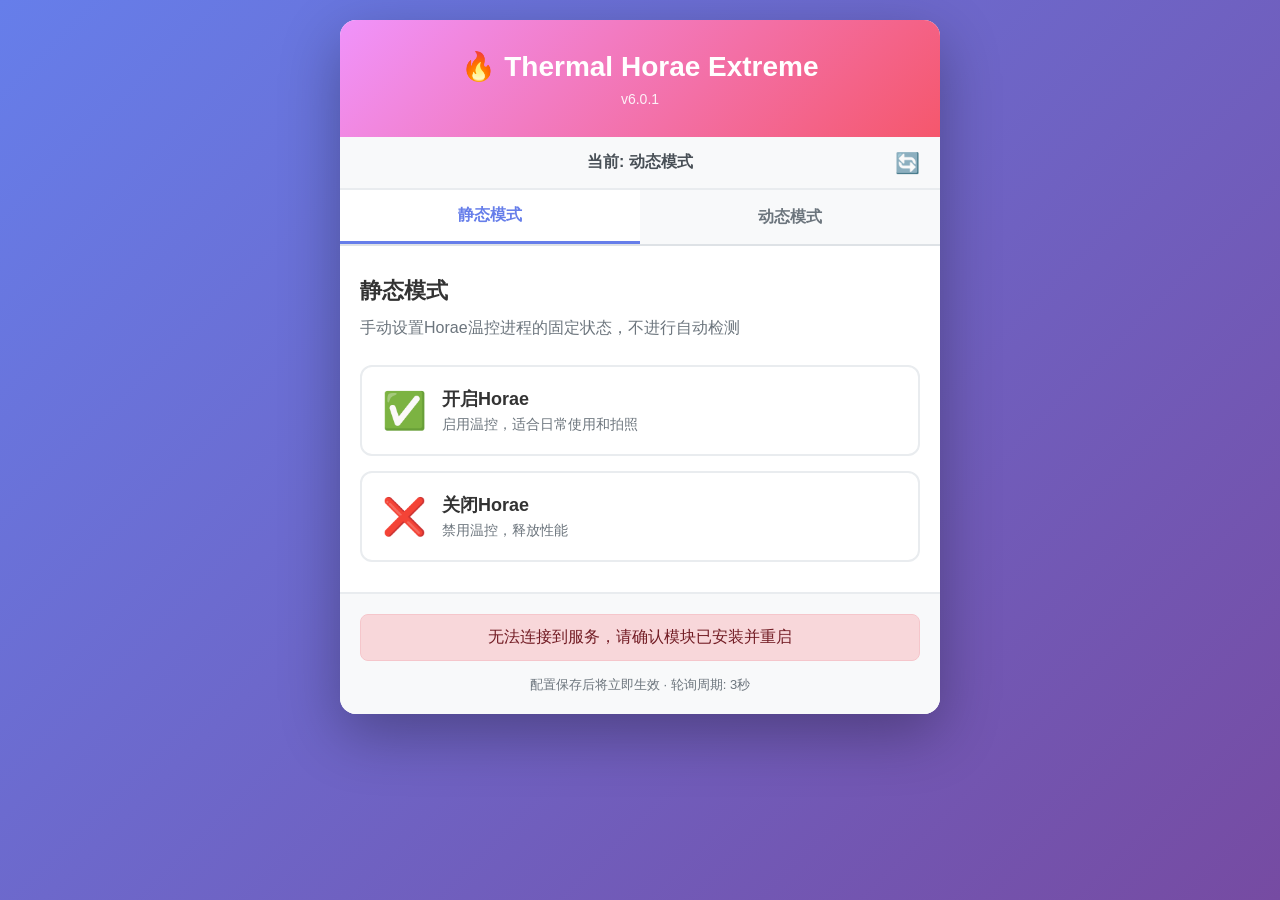
<file: mod_review/horae/webroot/index.html>
<!DOCTYPE html>
<html lang="zh-CN">
<head>
    <meta charset="UTF-8">
    <meta name="viewport" content="width=device-width, initial-scale=1.0">
    <title>Thermal Horae Extreme - 配置面板</title>
    <link rel="stylesheet" href="style.css">
</head>
<body>
    <div class="container">
        <header>
            <h1>🔥 Thermal Horae Extreme</h1>
            <p class="version">v6.0.1</p>
        </header>

        <div class="status-bar">
            <span id="current-mode">加载中...</span>
            <button id="refresh-btn" class="refresh-btn" onclick="loadConfig()" title="刷新状态" aria-label="刷新配置">🔄</button>
        </div>

        <div class="tabs" role="tablist">
            <button class="tab-btn active" role="tab" aria-selected="true" aria-controls="tab-static" onclick="switchTab(event, 'static')">静态模式</button>
            <button class="tab-btn" role="tab" aria-selected="false" aria-controls="tab-dynamic" onclick="switchTab(event, 'dynamic')">动态模式</button>
        </div>

        <div id="tab-static" class="tab-content active" role="tabpanel">
            <h2>静态模式</h2>
            <p class="desc">手动设置Horae温控进程的固定状态，不进行自动检测</p>
            
            <div class="option-group">
                <button class="option-btn" id="static-enable" onclick="setStatic(1)" aria-label="开启Horae温控">
                    <div class="option-icon">✅</div>
                    <div class="option-text">
                        <strong>开启Horae</strong>
                        <small>启用温控，适合日常使用和拍照</small>
                    </div>
                </button>
                
                <button class="option-btn" id="static-disable" onclick="setStatic(0)" aria-label="关闭Horae温控">
                    <div class="option-icon">❌</div>
                    <div class="option-text">
                        <strong>关闭Horae</strong>
                        <small>禁用温控，释放性能</small>
                    </div>
                </button>
            </div>
        </div>

        <div id="tab-dynamic" class="tab-content" role="tabpanel">
            <h2>动态模式</h2>
            <p class="desc">根据当前场景自动控制Horae进程</p>
            
            <div class="rule-list">
                <div class="rule-item priority-high">
                    <span class="rule-icon">📸</span>
                    <div class="rule-text">
                        <strong>相机应用 <span class="priority-badge">优先级最高</span></strong>
                        <small>检测到相机应用时 → 开启温控</small>
                    </div>
                </div>
                
                <div class="rule-item">
                    <span class="rule-icon">🔌</span>
                    <div class="rule-text">
                        <strong>充电状态</strong>
                        <small>设备充电时 → 关闭温控</small>
                    </div>
                </div>
                
                <div class="rule-item">
                    <span class="rule-icon">🎮</span>
                    <div class="rule-text">
                        <strong>游戏应用</strong>
                        <small>检测到游戏应用时 → 关闭温控</small>
                    </div>
                </div>
                
                <div class="rule-item">
                    <span class="rule-icon">📱</span>
                    <div class="rule-text">
                        <strong>其他情况</strong>
                        <small>默认状态 → 开启温控</small>
                    </div>
                </div>
            </div>
            
            <button class="option-btn primary" id="dynamic-enable" onclick="setDynamic()" aria-label="启用动态模式">
                <div class="option-icon">🔄</div>
                <div class="option-text">
                    <strong>启用动态模式</strong>
                    <small>自动根据场景控制温控</small>
                </div>
            </button>
        </div>

        <footer>
            <div id="message" class="message" role="alert"></div>
            <p class="footer-text">配置保存后将立即生效 · 轮询周期: 3秒</p>
        </footer>
    </div>

    <!-- 全局加载遮罩 -->
    <div id="loading-overlay" class="loading-overlay">
        <div class="loading-spinner"></div>
        <p>正在保存配置...</p>
    </div>

    <script>
        const MODULE_ID = 'thermal_horae_extreme';
        const API_PATH = `/data/adb/modules/${MODULE_ID}/webroot/cgi-bin/api.sh`;
        const LOCAL_API = 'http://127.0.0.1:37654/cgi-bin/api.sh';
        let currentConfig = {};
        let isLoading = false;
        let autoRefreshTimer = null;
        let messageTimer = null;
        let ksuExec = null;

        // KernelSU WebUI uses exec(); ordinary browsers use the loopback fallback.
        async function getKsuExec() {
            if (ksuExec) return ksuExec;
            if (!window.ksu || typeof window.ksu.exec !== 'function') return null;

            let callbackCounter = 0;
            ksuExec = (command) => new Promise((resolve, reject) => {
                const callbackName = `thermal_exec_${Date.now()}_${callbackCounter++}`;
                window[callbackName] = (errno, stdout, stderr) => {
                    delete window[callbackName];
                    resolve({ errno, stdout, stderr });
                };
                try {
                    window.ksu.exec(command, '{}', callbackName);
                } catch (error) {
                    delete window[callbackName];
                    reject(error);
                }
            });
            return ksuExec;
        }

        async function execApi(args) {
            const exec = await getKsuExec();
            if (!exec) return null;
            const result = await Promise.resolve(exec(`sh ${API_PATH} ${args}`));
            if (!result || result.errno) {
                throw new Error(result && result.stderr ? result.stderr : 'KernelSU命令执行失败');
            }
            return JSON.parse((result.stdout || '').trim());
        }

        // 带超时的fetch
        function fetchWithTimeout(url, options = {}, timeout = 5000) {
            return Promise.race([
                fetch(url, options),
                new Promise((_, reject) =>
                    setTimeout(() => reject(new Error('请求超时')), timeout)
                )
            ]);
        }

        async function requestApi(action, options = {}, timeout = 5000) {
            const args = action === 'get' ? '--get' : action === 'health' ? '--health' : null;
            if (args) {
                const result = await execApi(args);
                if (result) return result;
            }

            const url = `${LOCAL_API}?action=${action}`;
            const response = await fetchWithTimeout(url, options, timeout);
            if (!response.ok) {
                throw new Error(`HTTP ${response.status}: ${response.statusText}`);
            }
            const contentType = response.headers.get('content-type') || '';
            if (!contentType.includes('application/json')) {
                throw new Error('服务器返回了非JSON响应');
            }
            return response.json();
        }

        // 显示全局加载状态
        function showLoading(show = true) {
            const overlay = document.getElementById('loading-overlay');
            if (overlay) {
                overlay.style.display = show ? 'flex' : 'none';
            }
        }

        // 加载配置
        async function loadConfig() {
            if (isLoading) return;
            isLoading = true;
            
            const refreshBtn = document.getElementById('refresh-btn');
            if (refreshBtn) {
                refreshBtn.classList.add('spinning');
                refreshBtn.disabled = true;
            }
            
            try {
                const data = await requestApi('get', {
                    cache: 'no-cache',
                    headers: { 'Accept': 'application/json' }
                }, 5000);
                
                // 验证数据格式
                if (!data.MODE || !data.STATIC_STATE) {
                    throw new Error('配置数据格式错误');
                }
                
                currentConfig = data;
                updateUI();
                
                // 清除错误消息
                const msgDiv = document.getElementById('message');
                if (msgDiv && msgDiv.classList.contains('error')) {
                    msgDiv.style.display = 'none';
                }
            } catch (error) {
                console.error('加载配置失败:', error);
                
                let errorMsg = '加载配置失败';
                if (error.message.includes('Failed to fetch')) {
                    errorMsg = '无法连接到服务，请确认模块已安装并重启';
                } else if (error.message.includes('请求超时')) {
                    errorMsg = '服务响应超时，请稍后重试';
                } else {
                    errorMsg = '加载配置失败: ' + error.message;
                }
                
                showMessage(errorMsg, 'error', false);
                
                // 使用默认配置，但标记为未验证
                if (!currentConfig.MODE) {
                    currentConfig = { MODE: 'dynamic', STATIC_STATE: '1' };
                    updateUI();
                }
            } finally {
                isLoading = false;
                if (refreshBtn) {
                    refreshBtn.classList.remove('spinning');
                    refreshBtn.disabled = false;
                }
            }
        }

        // 更新UI显示
        function updateUI() {
            const modeText = currentConfig.MODE === 'static' 
                ? `静态模式 (${currentConfig.STATIC_STATE === '1' ? '开启' : '关闭'})` 
                : '动态模式';
            document.getElementById('current-mode').textContent = '当前: ' + modeText;

            // 清除所有选中状态
            document.querySelectorAll('.option-btn').forEach(btn => {
                btn.classList.remove('selected');
                btn.removeAttribute('disabled');
            });
            
            // 高亮当前选择并禁用
            if (currentConfig.MODE === 'static') {
                const btnId = currentConfig.STATIC_STATE === '1' ? 'static-enable' : 'static-disable';
                const btn = document.getElementById(btnId);
                if (btn) {
                    btn.classList.add('selected');
                    btn.setAttribute('disabled', 'true');
                }
            } else if (currentConfig.MODE === 'dynamic') {
                const btn = document.getElementById('dynamic-enable');
                if (btn) {
                    btn.classList.add('selected');
                    btn.setAttribute('disabled', 'true');
                }
            }
        }

        // 切换标签页
        function switchTab(event, tab) {
            // 更新标签按钮状态
            document.querySelectorAll('.tab-btn').forEach(btn => {
                btn.classList.remove('active');
                btn.setAttribute('aria-selected', 'false');
            });
            
            // 更新内容面板状态
            document.querySelectorAll('.tab-content').forEach(content => {
                content.classList.remove('active');
            });
            
            if (event && event.target) {
                event.target.classList.add('active');
                event.target.setAttribute('aria-selected', 'true');
            }
            
            const tabContent = document.getElementById('tab-' + tab);
            if (tabContent) {
                tabContent.classList.add('active');
            }
        }

        // 设置静态模式
        async function setStatic(state) {
            // 如果已经是当前状态，不需要操作
            if (currentConfig.MODE === 'static' && currentConfig.STATIC_STATE === String(state)) {
                showMessage('已经是该状态，无需重复设置', 'info');
                return;
            }
            
            const stateName = state === 1 ? '开启' : '关闭';
            if (!confirm(`确认切换到静态模式并${stateName}Horae？\n\n配置将在最多3秒内生效`)) return;
            
            await applyConfig('static', state);
        }

        // 设置动态模式
        async function setDynamic() {
            // 如果已经是动态模式，不需要操作
            if (currentConfig.MODE === 'dynamic') {
                showMessage('已经是动态模式，无需重复设置', 'info');
                return;
            }
            
            if (!confirm('确认切换到动态模式？\n\n将自动根据场景（相机/充电/游戏）控制温控进程\n\n配置将在最多3秒内生效')) return;
            
            await applyConfig('dynamic', 1);
        }

        // 应用配置 - 统一处理函数
        async function applyConfig(mode, state) {
            showLoading(true);
            
            try {
                showMessage('正在应用配置...', 'info', false);
                
                let result = await execApi(`--set ${mode} ${state}`);
                if (!result) {
                    result = await requestApi('set', {
                        method: 'POST',
                        headers: {
                            'Content-Type': 'application/x-www-form-urlencoded',
                            'Accept': 'application/json'
                        },
                        body: `MODE=${encodeURIComponent(mode)}&STATIC_STATE=${encodeURIComponent(state)}`
                    }, 10000);
                }
                
                if (result.success) {
                    showMessage('✓ 配置已保存并生效！', 'success');
                    // 等待服务重启后刷新
                    setTimeout(() => loadConfig(), 1500);
                } else {
                    throw new Error(result.message || '未知错误');
                }
            } catch (error) {
                console.error('应用配置失败:', error);
                
                let errorMsg = '操作失败';
                if (error.message.includes('Failed to fetch')) {
                    errorMsg = '无法连接到服务，请检查模块状态';
                } else if (error.message.includes('请求超时')) {
                    errorMsg = '服务响应超时，配置可能已生效，请手动刷新确认';
                } else {
                    errorMsg = '操作失败: ' + error.message;
                }
                
                showMessage(errorMsg, 'error', false);
            } finally {
                showLoading(false);
            }
        }

        // 显示消息
        function showMessage(text, type, autoHide = true) {
            // 清除之前的定时器
            if (messageTimer) {
                clearTimeout(messageTimer);
                messageTimer = null;
            }
            
            const msgDiv = document.getElementById('message');
            if (!msgDiv) return;
            
            msgDiv.textContent = text;
            msgDiv.className = 'message ' + type;
            msgDiv.style.display = 'block';
            
            if (autoHide && (type === 'success' || type === 'info')) {
                messageTimer = setTimeout(() => {
                    msgDiv.style.display = 'none';
                }, 3000);
            }
        }

        // 设置自动刷新
        function setupAutoRefresh() {
            // 清除旧定时器
            if (autoRefreshTimer) {
                clearInterval(autoRefreshTimer);
            }
            
            // 每30秒自动刷新
            autoRefreshTimer = setInterval(() => {
                if (!isLoading && !document.hidden) {
                    loadConfig();
                }
            }, 30000);
        }

        // 初始化
        document.addEventListener('DOMContentLoaded', function() {
            loadConfig();
            setupAutoRefresh();
            
            // 键盘快捷键支持
            document.addEventListener('keydown', function(e) {
                // Ctrl/Cmd + R: 刷新
                if ((e.ctrlKey || e.metaKey) && e.key === 'r') {
                    e.preventDefault();
                    loadConfig();
                }
            });
        });

        // 页面可见性变化时刷新
        document.addEventListener('visibilitychange', function() {
            if (!document.hidden && !isLoading) {
                loadConfig();
            }
        });

        // 页面卸载时清理
        window.addEventListener('beforeunload', function() {
            if (autoRefreshTimer) {
                clearInterval(autoRefreshTimer);
            }
            if (messageTimer) {
                clearTimeout(messageTimer);
            }
        });
    </script>
</body>
</html>
</file>
<file: GT8-ThermalRemove/webroot/style.css>
:root{
  --bg:#f2f4f8;
  --card:#ffffff;
  --line:#eceff4;
  --text:#1a1f27;
  --muted:#8a94a6;
  --accent:#2b6cb0;
  --accent-soft:#e8f1fd;
  --hot:#d64545;
  --hot-soft:#fdeeee;
  --cool:#2f855a;
  --cool-soft:#e9f7ef;
  --purple:#7c5cbf;
  --purple-soft:#f0eafc;
  --orange:#d97b2b;
  --orange-soft:#fdf1e5;
}

*{box-sizing:border-box;-webkit-tap-highlight-color:transparent}
body{
  margin:0;
  background:var(--bg);
  color:var(--text);
  font:15px/1.55 -apple-system,BlinkMacSystemFont,"Segoe UI","Noto Sans SC",Roboto,sans-serif;
  padding:0 16px 44px;
}

/* ── 大标题 ─────────────────────────────── */
.hero{padding:20px 2px 14px}
.hero h1{margin:0;font-size:30px;font-weight:800;letter-spacing:.2px}

main{max-width:720px;margin:0 auto}

/* ── 状态卡（hero）──────────────────────── */
.hero-card{
  background:var(--card);
  border-radius:22px;
  padding:20px 18px;
  display:flex;align-items:center;justify-content:space-between;gap:12px;
  box-shadow:0 1px 3px rgba(16,24,40,.05);
}
.hero-row{display:flex;align-items:center;gap:10px;flex-wrap:wrap}
.state-title{font-size:27px;font-weight:800;letter-spacing:.3px}
.state-title.run{color:var(--text)}
.state-title.stop{color:var(--muted)}
.pill{
  background:var(--accent-soft);color:var(--accent);
  border-radius:999px;padding:4px 12px;font-size:12px;font-weight:600;white-space:nowrap;
}
.hero-sub{margin-top:7px;color:var(--muted);font-size:13px}
.hero-icon{flex:0 0 auto;display:flex;align-items:center}

/* ── 功能磁贴 ───────────────────────────── */
.chips{display:grid;grid-template-columns:1fr 1fr;gap:10px;margin-top:14px}
.chip{
  display:flex;align-items:center;gap:10px;
  background:var(--card);border:1px solid var(--line);border-radius:18px;
  padding:12px 12px;text-align:left;cursor:pointer;
  font:inherit;color:inherit;
  transition:transform .06s ease, background .15s ease, border-color .15s ease;
}
button.chip:active{transform:scale(.97)}
.chip.on{background:var(--accent-soft);border-color:#d3e4fc}
.chip.off{background:var(--card)}
.cicon{
  flex:0 0 auto;width:36px;height:36px;border-radius:12px;
  display:flex;align-items:center;justify-content:center;
  font-size:17px;background:#fff;border:1px solid var(--line);
}
.chip.on .cicon{border-color:transparent}
.ci-blue{background:#e3efff;color:#2b6cb0}
.ci-purple{background:#f0eafc;color:#7c5cbf}
.ci-orange{background:#fdf1e5;color:#d97b2b}
.ci-green{background:#e9f7ef;color:#2f855a}
.ci-red{background:#fdeeee;color:#d64545}
.ctext{display:flex;flex-direction:column;min-width:0}
.clabel{font-size:12.5px;color:var(--muted)}
.cstate{font-size:14.5px;font-weight:700;margin-top:1px}
.chip.on .cstate{color:var(--accent)}
.chip.off .cstate{color:#9aa3b2}

/* ── 区块标题 ───────────────────────────── */
.sec-title{margin:20px 2px 10px;font-size:16.5px;font-weight:750}
.sec-title small{font-weight:500;color:var(--muted);font-size:12px;margin-left:6px}

/* ── 统计卡 ─────────────────────────────── */
.stats{display:grid;grid-template-columns:1fr 1fr;gap:10px}
.stat{
  display:flex;align-items:center;gap:10px;
  background:var(--card);border-radius:18px;padding:14px 14px;
  box-shadow:0 1px 3px rgba(16,24,40,.04);
}
.sicon{
  flex:0 0 auto;width:40px;height:40px;border-radius:50%;
  display:flex;align-items:center;justify-content:center;font-size:18px;
}
.si-red{background:var(--hot-soft);color:var(--hot)}
.si-blue{background:#e3efff;color:#2b6cb0}
.si-green{background:var(--cool-soft);color:var(--cool)}
.si-purple{background:var(--purple-soft);color:var(--purple)}
.stext{display:flex;flex-direction:column;min-width:0}
.stext b{font-size:19px;font-weight:800;line-height:1.25;white-space:nowrap}
.stext i{font-style:normal;font-size:12px;color:var(--muted)}

/* ── 卡片 ───────────────────────────────── */
.card{
  background:var(--card);
  border-radius:20px;
  padding:16px;
  box-shadow:0 1px 3px rgba(16,24,40,.04);
}

/* ── 开关 / 单选 ────────────────────────── */
.opt,.sw{
  display:flex;align-items:flex-start;gap:11px;
  padding:9px 0;font-size:14px;
}
.opt input,.sw input{margin-top:3px;flex:0 0 auto;accent-color:var(--accent);width:18px;height:18px}
.opt span b{font-weight:650}
.opt span i,.sw span i{color:var(--muted);font-style:normal;font-size:12px;display:block;margin-top:1px}
.opt span i{display:inline;margin-left:4px}

/* ── v2.17.5 U4：高阶项 ⓘ 内联帮助 ──────────────── */
.sw .hint{
  flex:0 0 auto;margin:1px 0 0 auto;width:22px;height:22px;line-height:20px;
  border:1px solid var(--line);border-radius:50%;background:var(--bg);
  color:var(--muted);font-size:12px;cursor:pointer;padding:0;text-align:center;
}
.sw .hint:hover{color:var(--accent);border-color:var(--accent)}
.sw{position:relative}
.hint-pop{
  position:absolute;right:0;bottom:calc(100% + 6px);z-index:40;
  max-width:280px;padding:8px 11px;border-radius:10px;
  background:var(--card);border:1px solid var(--line);box-shadow:0 4px 16px rgba(0,0,0,.14);
  font-size:12.5px;line-height:1.55;color:var(--text);
  word-break:break-word;white-space:normal;
}

/* ── v2.17.5 U5：预设导入导出 ──────────────── */
.pexp{margin-top:12px}
.pexp summary{cursor:pointer;font-size:13.5px;color:var(--muted);font-weight:600}
.pexp-body{margin-top:10px;display:flex;flex-direction:column;gap:8px}
.pexp-row{display:flex;align-items:center;gap:8px;flex-wrap:wrap}
.pexp-row label{font-size:13px;color:var(--muted)}
.pexp-row .sel,.pexp-row .inp{flex:1 1 auto;min-width:140px}
.pexp-ta{
  width:100%;min-height:90px;box-sizing:border-box;
  background:var(--bg);border:1px solid var(--line);border-radius:10px;
  color:var(--text);font:12px/1.5 ui-monospace,Consolas,monospace;padding:8px 10px;
  resize:vertical;
}
.pexp-note{font-size:12px;color:var(--muted);flex:1 1 100%}

/* ── 温度输入（摄氏度）──────────────────── */
.fields{display:grid;grid-template-columns:repeat(auto-fit,minmax(140px,1fr));gap:10px}
.num{display:flex;flex-direction:column;gap:5px}
.nl{font-size:12.5px;color:var(--muted)}
.ni{
  display:flex;align-items:center;gap:6px;
  border:1px solid var(--line);border-radius:12px;padding:0 10px;background:#fff;
}
.ni input{
  flex:1;border:0;outline:0;padding:9px 0;font-size:15px;color:var(--text);
  background:transparent;min-width:0;
}
.ni em{font-style:normal;color:var(--muted);font-size:13px}
.ni:focus-within{border-color:var(--accent)}

.hint{margin:10px 2px 0;color:var(--muted);font-size:12.5px}

/* ── 按钮 ───────────────────────────────── */
.actions{display:flex;gap:10px;margin:16px 0 0}
button{
  flex:1;border:1px solid var(--line);background:var(--card);color:var(--text);
  border-radius:13px;padding:12px 14px;font-size:14.5px;font-weight:650;cursor:pointer;
  font-family:inherit;transition:transform .06s ease;
}
button:active{transform:scale(.97)}
button.primary{background:var(--accent);border-color:var(--accent);color:#fff}
button.ghost{background:var(--hot-soft);border-color:#f6d7d7;color:#a83232}
.btnrow{display:flex;gap:8px;flex-wrap:wrap;margin-top:12px}
.btnrow button{flex:1;min-width:110px}

.msg{margin:10px 2px 0;font-size:13px;min-height:18px}
.msg.ok{color:var(--cool)}
.msg.err{color:var(--hot)}

/* ── 温度列表 ───────────────────────────── */
.zones{list-style:none;margin:0;padding:0}
.zlegend{
  margin:0 0 8px;font-size:12px;color:var(--muted);
}
.zlegend b{color:var(--accent);font-weight:700}
.zlegend span{color:var(--hot);font-weight:700}
.zones li{
  display:flex;align-items:center;gap:10px;
  padding:8px 2px;border-bottom:1px dashed var(--line);font-size:13.5px;
}
.zones li:last-child{border-bottom:0}
.zones .ztype{flex:1;word-break:break-all;color:var(--muted)}
.zones .ztemp{font-weight:700;white-space:nowrap;font-variant-numeric:tabular-nums}
.zones .ztemp b{color:var(--accent)}
.zones .ztemp i{font-style:normal;color:#c3cad6;margin:0 3px;font-weight:400}
.zones .ztemp span{color:var(--hot)}
.zones .ztemp .nr{color:#c3cad6;font-weight:400}
.zones .ztemp em{font-style:normal;font-weight:400;font-size:11.5px;color:var(--muted);margin-left:2px}
/* 卡片内的小型勾选（与按钮同一行） */
.mini{
  flex:1;min-width:140px;display:flex;align-items:center;gap:8px;
  border:1px solid var(--line);border-radius:13px;padding:12px 14px;
  font-size:14px;font-weight:650;cursor:pointer;background:var(--card);
}
.mini input{accent-color:var(--accent);width:18px;height:18px;flex:0 0 auto}
.zones .tag{
  background:var(--hot-soft);color:var(--hot);
  border:1px solid #f6d7d7;border-radius:6px;
  padding:1px 7px;font-size:11px;
}
.zones .empty{color:var(--muted);justify-content:center}

/* ── 进阶折叠 ───────────────────────────── */
details summary{
  cursor:pointer;font-weight:650;font-size:14px;color:var(--accent);
  list-style:none;padding:2px 0 4px;
}
details summary::-webkit-details-marker{display:none}
details summary::before{content:'▸ ';}
details[open] summary::before{content:'▾ ';}
.adv{margin-top:8px}

/* ── 下拉刷新提示条 ───────────────────── */
.ptr{
  position:fixed;top:0;left:0;right:0;height:0;overflow:hidden;z-index:60;
  display:flex;align-items:flex-end;justify-content:center;
  background:var(--accent-soft);color:var(--accent);
  font-size:13px;font-weight:650;
  transition:height .12s ease;
}
.ptr span{padding-bottom:9px;white-space:nowrap}

/* ── 真实温度状态行 ───────────────────── */
.tbar{
  height:0;overflow:hidden;border-radius:999px;
  background:var(--accent);opacity:.2;transition:height .2s ease;
}
.tbar.on{height:3px;animation:tbar 1.1s ease-in-out infinite}
@keyframes tbar{0%{opacity:.15}50%{opacity:.65}100%{opacity:.15}}
.tstate{
  margin:10px 2px 0;min-height:22px;font-size:12.5px;color:var(--muted);
  display:flex;align-items:center;gap:8px;flex-wrap:wrap;
}
.tstate em.e{font-style:normal;color:var(--hot)}
.tstate a{color:var(--accent);text-decoration:none;font-weight:650}
#hist-svg{
  display:block;width:100%;height:auto;margin-top:10px;
  background:var(--bg);border:1px solid var(--line);border-radius:10px;
}
/* v2.16.0 U1：三段式导航 */
.tabs{
  display:flex;gap:8px;margin:0 0 4px;position:sticky;top:0;z-index:10;
  background:var(--bg);padding:10px 2px;border-bottom:1px solid var(--line);
}
.tab{
  flex:1;padding:10px 0;border:none;border-radius:12px;background:transparent;
  color:var(--muted);font-size:14px;font-weight:600;cursor:pointer;
}
.tab.active{background:var(--card);color:var(--accent);box-shadow:0 1px 4px rgba(0,0,0,.06)}
.tabpane{display:none}
.tabpane.active{display:block}
.spin{
  flex:0 0 auto;width:12px;height:12px;border-radius:50%;
  border:2px solid #cfd8e6;border-top-color:var(--accent);
  display:inline-block;animation:spin .7s linear infinite;
}
@keyframes spin{to{transform:rotate(360deg)}}
button.retry{
  flex:0 0 auto;min-width:0;width:auto;padding:5px 14px;font-size:12.5px;
  border-radius:999px;border:1px solid #f6d7d7;background:var(--hot-soft);color:#a83232;
}
button:disabled{opacity:.55}

/* ── 日志框 ─────────────────────────────── */
.logbox{
  width:100%;box-sizing:border-box;margin-top:10px;
  font:12px/1.55 ui-monospace,Consolas,monospace;
  background:#14181f;color:#9fe3a1;
  border-radius:14px;padding:10px 12px;
  max-height:230px;overflow:auto;
  white-space:pre-wrap;word-break:break-all;display:none;
}

/* ── 模块冲突检测（v2.8）────────────────── */
.cbox{margin-top:14px;background:var(--hot-soft);border:1px solid #f6d7d7}
.cbox-title{margin:0 0 8px;font-size:14.5px;font-weight:700;color:#a83232}
.ccount{font-size:11.5px;font-weight:500;color:var(--muted);margin-left:4px}
.clist{list-style:none;margin:0;padding:0}
.clist li{
  padding:8px 11px;margin-bottom:8px;border-radius:13px;
  background:var(--card);border:1px solid var(--line);
}
.clist li.hi{border-color:#f6d7d7}
.clist li:last-child{margin-bottom:0}
/* v2.14.2 紧凑展示：标题行 flex 一行式，详情折叠 */
.clist .chead{display:flex;align-items:center;gap:7px;cursor:pointer;-webkit-tap-highlight-color:transparent}
.clist .crisk{flex:none;padding:1px 7px;border-radius:999px;font-size:11px;font-weight:700}
.clist .r-hi{background:#fde3e3;color:#a83232}
.clist .r-mid{background:#fdf1dd;color:#a06b0a}
.clist .r-low{background:var(--bg);color:var(--muted)}
.clist .cn{flex:1;min-width:0;font-size:14px;font-weight:650;color:var(--text);
  white-space:nowrap;overflow:hidden;text-overflow:ellipsis}
.clist .cv{
  flex:none;padding:1px 7px;border-radius:999px;
  font-size:11.5px;color:var(--muted);background:var(--bg);
}
.clist .carrow{flex:none;color:var(--muted);font-size:11px;transition:transform .15s}
.clist li.open .carrow{transform:rotate(180deg)}
.clist .cdetail{display:none;margin-top:6px}
.clist li.open .cdetail{display:block}
.clist .cid{
  display:block;margin-top:3px;word-break:break-all;
  font:11.5px/1.4 ui-monospace,Consolas,monospace;color:var(--muted);
}
.clist .cnote{margin:5px 0 0;font-size:12.5px;line-height:1.5;color:var(--muted)}
.cbox-tip{margin:8px 0 0;font-size:12px;line-height:1.55;color:#a83232}

footer{max-width:720px;margin:22px auto 0;color:var(--muted);font-size:12px;text-align:center}
footer p{margin:3px 0}
.chan{color:#aab2c0}

/* v2.10.0：日志级别下拉（.sw 是横向 label，select 需要能收缩） */
.sel{
  margin-left:auto;flex:0 0 auto;
  border:1px solid var(--line);border-radius:10px;
  padding:6px 8px;font-size:13.5px;color:var(--text);
  background:#fff;appearance:none;-webkit-appearance:none;
}
.sel:focus{outline:0;border-color:var(--accent)}
.hint{font-size:12px;color:var(--muted);line-height:1.45}

/* ══════════════════════════════════════════════════════════════
   v2.11.0 场景预设档
   卡片 = 一个场景档案；左边色条表示风险级别（safe 绿 / caution 橙），
   与预设文件里的 PRESET_RISK 一一对应。整张卡是可点区域（button）。
   ══════════════════════════════════════════════════════════════ */
.presets{display:flex;flex-direction:column;gap:10px}
.pempty{color:var(--muted);font-size:13px;margin:2px 2px}
.pcard{
  display:flex;align-items:flex-start;gap:12px;
  background:var(--card);border:1px solid var(--line);border-radius:18px;
  padding:13px 14px;text-align:left;font:inherit;color:inherit;cursor:pointer;
  transition:transform .06s ease,border-color .15s ease,background .15s ease;
}
.presets.busy .pcard{opacity:.5;pointer-events:none}
.pcard:active{transform:scale(.985)}
.pcard.active{border-color:#bcd7f7;background:var(--accent-soft)}
.pcard.risk-safe{border-left:4px solid var(--cool)}
.pcard.risk-caution{border-left:4px solid var(--orange)}
.pico{flex:0 0 auto;font-size:22px;line-height:1.25;width:28px;text-align:center}
.pbody{display:block;flex:1;min-width:0}
.pname{display:block;font-weight:700;font-size:15.5px}
.pdesc{display:block;color:var(--muted);font-size:12.5px;line-height:1.5;margin-top:3px}
.pmeta{display:block;margin-top:6px;font-size:12px;color:var(--muted);font-variant-numeric:tabular-nums}
.pmeta .pok{color:var(--accent)}
.ptag{
  font-style:normal;font-size:11px;font-weight:600;
  background:var(--accent-soft);color:var(--accent);
  border-radius:999px;padding:1px 8px;margin-left:6px;vertical-align:1px;
}
.pcard.risk-caution .ptag{background:var(--orange-soft);color:var(--orange)}
/* 已应用的卡片底色本身就是 accent-soft，标签要换成白底才看得见 */
.pcard.active .ptag{background:#fff}

/* ══════════════════════════════════════════════════════════════
   v2.11.0 温感树
   两级：.gnode（分类，可折叠 + 全组屏蔽）→ .gleaf > .lnode（单个温感）
   叶子行复用平面温度列表的数值排版（b 伪装值 / span 真实值）——
   同一个数字在页面上只能有一种读法。
   ══════════════════════════════════════════════════════════════ */
.tree{list-style:none;margin:10px 0 0;padding:0}
.tree .empty{color:var(--muted);font-size:13px;text-align:center;padding:12px 0}
.gnode{border-top:1px solid var(--line)}
.gnode:first-child{border-top:0}
.ghead{display:flex;align-items:center;gap:8px;padding:10px 2px;cursor:pointer}
.gfold{flex:0 0 auto;width:12px;font-size:12px;color:var(--muted)}
.gico{flex:0 0 auto}
.gname{flex:1;min-width:0;font-weight:650}
.gagg{color:var(--muted);font-size:12px;white-space:nowrap;font-variant-numeric:tabular-nums}
.gbl{
  flex:0 0 auto;font:inherit;font-size:11.5px;color:var(--muted);
  background:transparent;border:1px solid var(--line);border-radius:999px;
  padding:2px 9px;cursor:pointer;
}
.gbl:active{background:var(--line)}
.gleaf{list-style:none;margin:0 0 8px;padding:0}
.lnode{display:flex;align-items:center;gap:8px;padding:7px 2px 7px 10px;border-left:2px solid var(--line)}
.lnode.bl{opacity:.5}
.lnode.bl .ltype{text-decoration:line-through}
.ltype{flex:1;min-width:0;font-size:12.5px;color:var(--muted);word-break:break-all}
.ltemp{font-weight:700;font-size:13px;white-space:nowrap;font-variant-numeric:tabular-nums}
.ltemp b{color:var(--accent)}
.ltemp i{font-style:normal;color:#c3cad6;margin:0 3px;font-weight:400}
.ltemp span{color:var(--hot)}
.ltemp .nr{color:#c3cad6;font-weight:400}
.ltemp em{font-style:normal;font-weight:400;font-size:11px;color:var(--muted);margin-left:2px}
.lcls{
  flex:0 0 auto;font-size:10.5px;font-weight:600;border-radius:999px;
  padding:1px 7px;background:var(--line);color:var(--muted);
}
.lcls.c-batt{background:var(--cool-soft);color:var(--cool)}
.lcls.c-skin{background:var(--orange-soft);color:var(--orange)}
.lcls.c-cam{background:var(--purple-soft);color:var(--purple)}
.lnode .lex{flex:0 0 auto;font-size:10.5px;color:var(--muted)}
.lbl{
  flex:0 0 auto;font:inherit;font-size:11.5px;color:var(--accent);
  background:transparent;border:1px solid var(--line);border-radius:999px;
  padding:2px 9px;cursor:pointer;
}
.lbl:active{background:var(--accent-soft)}
.lnode.bl .lbl{color:var(--muted)}
.zlegend code{
  font-family:ui-monospace,Menlo,Consolas,monospace;font-size:11.5px;
  background:var(--line);border-radius:5px;padding:1px 5px;
}
</file>
<file: mod_review/horae/webroot/style.css>
* {
    margin: 0;
    padding: 0;
    box-sizing: border-box;
}

body {
    font-family: -apple-system, BlinkMacSystemFont, "Segoe UI", Roboto, "Helvetica Neue", Arial, sans-serif;
    background: linear-gradient(135deg, #667eea 0%, #764ba2 100%);
    min-height: 100vh;
    padding: 20px;
    color: #333;
}

.container {
    max-width: 600px;
    margin: 0 auto;
    background: white;
    border-radius: 16px;
    box-shadow: 0 20px 60px rgba(0,0,0,0.3);
    overflow: hidden;
}

header {
    background: linear-gradient(135deg, #f093fb 0%, #f5576c 100%);
    color: white;
    padding: 30px 20px;
    text-align: center;
}

header h1 {
    font-size: 28px;
    margin-bottom: 8px;
}

.version {
    opacity: 0.9;
    font-size: 14px;
}

.status-bar {
    background: #f8f9fa;
    padding: 15px 20px;
    display: flex;
    align-items: center;
    justify-content: center;
    gap: 10px;
    font-weight: 600;
    color: #495057;
    border-bottom: 2px solid #e9ecef;
    position: relative;
}

.refresh-btn {
    position: absolute;
    right: 15px;
    background: transparent;
    border: none;
    font-size: 20px;
    cursor: pointer;
    padding: 5px;
    border-radius: 50%;
    transition: all 0.3s;
    line-height: 1;
}

.refresh-btn:hover {
    background: rgba(102, 126, 234, 0.1);
    transform: scale(1.1);
}

.refresh-btn:active {
    transform: scale(0.9);
}

.refresh-btn.spinning {
    animation: spin 0.8s linear infinite;
}

.refresh-btn:disabled {
    opacity: 0.5;
    cursor: not-allowed;
}

@keyframes spin {
    from { transform: rotate(0deg); }
    to { transform: rotate(360deg); }
}

.tabs {
    display: flex;
    background: #f8f9fa;
    border-bottom: 2px solid #dee2e6;
}

.tab-btn {
    flex: 1;
    padding: 15px;
    border: none;
    background: transparent;
    font-size: 16px;
    font-weight: 600;
    color: #6c757d;
    cursor: pointer;
    transition: all 0.3s;
}

.tab-btn:hover {
    background: rgba(0,0,0,0.05);
}

.tab-btn.active {
    color: #667eea;
    border-bottom: 3px solid #667eea;
    background: white;
}

.tab-content {
    display: none;
    padding: 30px 20px;
}

.tab-content.active {
    display: block;
    animation: fadeIn 0.3s ease-in;
}

@keyframes fadeIn {
    from { opacity: 0; transform: translateY(10px); }
    to { opacity: 1; transform: translateY(0); }
}

.tab-content h2 {
    font-size: 22px;
    margin-bottom: 10px;
    color: #333;
}

.desc {
    color: #6c757d;
    margin-bottom: 25px;
    line-height: 1.5;
}

.option-group {
    display: flex;
    flex-direction: column;
    gap: 15px;
}

.option-btn {
    display: flex;
    align-items: center;
    padding: 20px;
    border: 2px solid #e9ecef;
    border-radius: 12px;
    background: white;
    cursor: pointer;
    transition: all 0.3s;
    text-align: left;
}

.option-btn:hover {
    border-color: #667eea;
    transform: translateY(-2px);
    box-shadow: 0 4px 12px rgba(102, 126, 234, 0.2);
}

.option-btn:active {
    transform: translateY(0);
}

.option-btn.selected {
    border-color: #667eea;
    background: linear-gradient(135deg, #667eea15, #764ba215);
    box-shadow: 0 4px 12px rgba(102, 126, 234, 0.3);
}

.option-btn.selected::before {
    content: '✓';
    position: absolute;
    right: 20px;
    top: 20px;
    font-size: 24px;
    color: #667eea;
    font-weight: bold;
}

.option-btn {
    position: relative;
}

.option-btn.primary {
    background: linear-gradient(135deg, #667eea, #764ba2);
    color: white;
    border: none;
    margin-top: 10px;
}

.option-btn.primary:hover {
    transform: translateY(-2px);
    box-shadow: 0 6px 20px rgba(102, 126, 234, 0.4);
}

.option-icon {
    font-size: 36px;
    margin-right: 15px;
    flex-shrink: 0;
}

.option-text {
    flex: 1;
}

.option-text strong {
    display: block;
    font-size: 18px;
    margin-bottom: 5px;
    color: #333;
}

.option-btn.primary .option-text strong {
    color: white;
}

.option-text small {
    color: #6c757d;
    font-size: 14px;
}

.option-btn.primary .option-text small {
    color: rgba(255,255,255,0.9);
}

.rule-list {
    display: flex;
    flex-direction: column;
    gap: 12px;
    margin-bottom: 20px;
}

.rule-item {
    display: flex;
    align-items: center;
    padding: 15px;
    background: #f8f9fa;
    border-radius: 8px;
    border-left: 4px solid #667eea;
    transition: all 0.3s;
}

.rule-item:hover {
    background: #e9ecef;
    transform: translateX(5px);
}

.rule-item.priority-high {
    border-left-color: #f5576c;
    background: linear-gradient(90deg, #f5576c08, #f8f9fa);
}

.rule-icon {
    font-size: 28px;
    margin-right: 15px;
    flex-shrink: 0;
}

.rule-text strong {
    display: block;
    font-size: 16px;
    margin-bottom: 3px;
    color: #333;
}

.priority-badge {
    display: inline-block;
    background: #f5576c;
    color: white;
    font-size: 11px;
    padding: 2px 8px;
    border-radius: 10px;
    margin-left: 5px;
    font-weight: 600;
}

.rule-text small {
    color: #6c757d;
    font-size: 13px;
}

footer {
    background: #f8f9fa;
    padding: 20px;
    text-align: center;
    border-top: 2px solid #e9ecef;
}

.message {
    display: none;
    padding: 12px 20px;
    border-radius: 8px;
    margin-bottom: 15px;
    font-weight: 500;
    animation: slideIn 0.3s ease-out;
}

@keyframes slideIn {
    from { 
        opacity: 0; 
        transform: translateY(-10px); 
    }
    to { 
        opacity: 1; 
        transform: translateY(0); 
    }
}

.message.success {
    background: #d4edda;
    color: #155724;
    border: 1px solid #c3e6cb;
}

.message.error {
    background: #f8d7da;
    color: #721c24;
    border: 1px solid #f5c6cb;
}

.message.info {
    background: #d1ecf1;
    color: #0c5460;
    border: 1px solid #bee5eb;
}

.footer-text {
    color: #6c757d;
    font-size: 13px;
}

@media (max-width: 640px) {
    body {
        padding: 10px;
    }
    
    .container {
        border-radius: 12px;
    }
    
    header h1 {
        font-size: 24px;
    }
    
    .tab-content {
        padding: 20px 15px;
    }
    
    .option-btn {
        padding: 15px;
    }
    
    .option-icon {
        font-size: 32px;
        margin-right: 12px;
    }
    
    .option-text strong {
        font-size: 16px;
    }
    
    .option-text small {
        font-size: 13px;
    }
}

/* 全局加载遮罩 */
.loading-overlay {
    position: fixed;
    top: 0;
    left: 0;
    right: 0;
    bottom: 0;
    background: rgba(0, 0, 0, 0.7);
    display: none;
    align-items: center;
    justify-content: center;
    flex-direction: column;
    z-index: 9999;
    backdrop-filter: blur(4px);
}

.loading-spinner {
    width: 50px;
    height: 50px;
    border: 4px solid rgba(255, 255, 255, 0.3);
    border-top-color: white;
    border-radius: 50%;
    animation: spin 0.8s linear infinite;
}

.loading-overlay p {
    color: white;
    margin-top: 20px;
    font-size: 16px;
    font-weight: 500;
}

/* 禁用状态样式 */
.option-btn:disabled {
    opacity: 0.7;
    cursor: not-allowed;
}

.option-btn:disabled:hover {
    transform: none;
    box-shadow: none;
}

.option-btn.selected:disabled {
    border-color: #667eea;
    background: linear-gradient(135deg, #667eea15, #764ba215);
    box-shadow: 0 4px 12px rgba(102, 126, 234, 0.3);
}

/* 焦点样式（键盘导航） */
button:focus-visible {
    outline: 3px solid #667eea;
    outline-offset: 2px;
}

.option-btn:focus-visible {
    outline: 3px solid #667eea;
    outline-offset: -3px;
}
</file>
